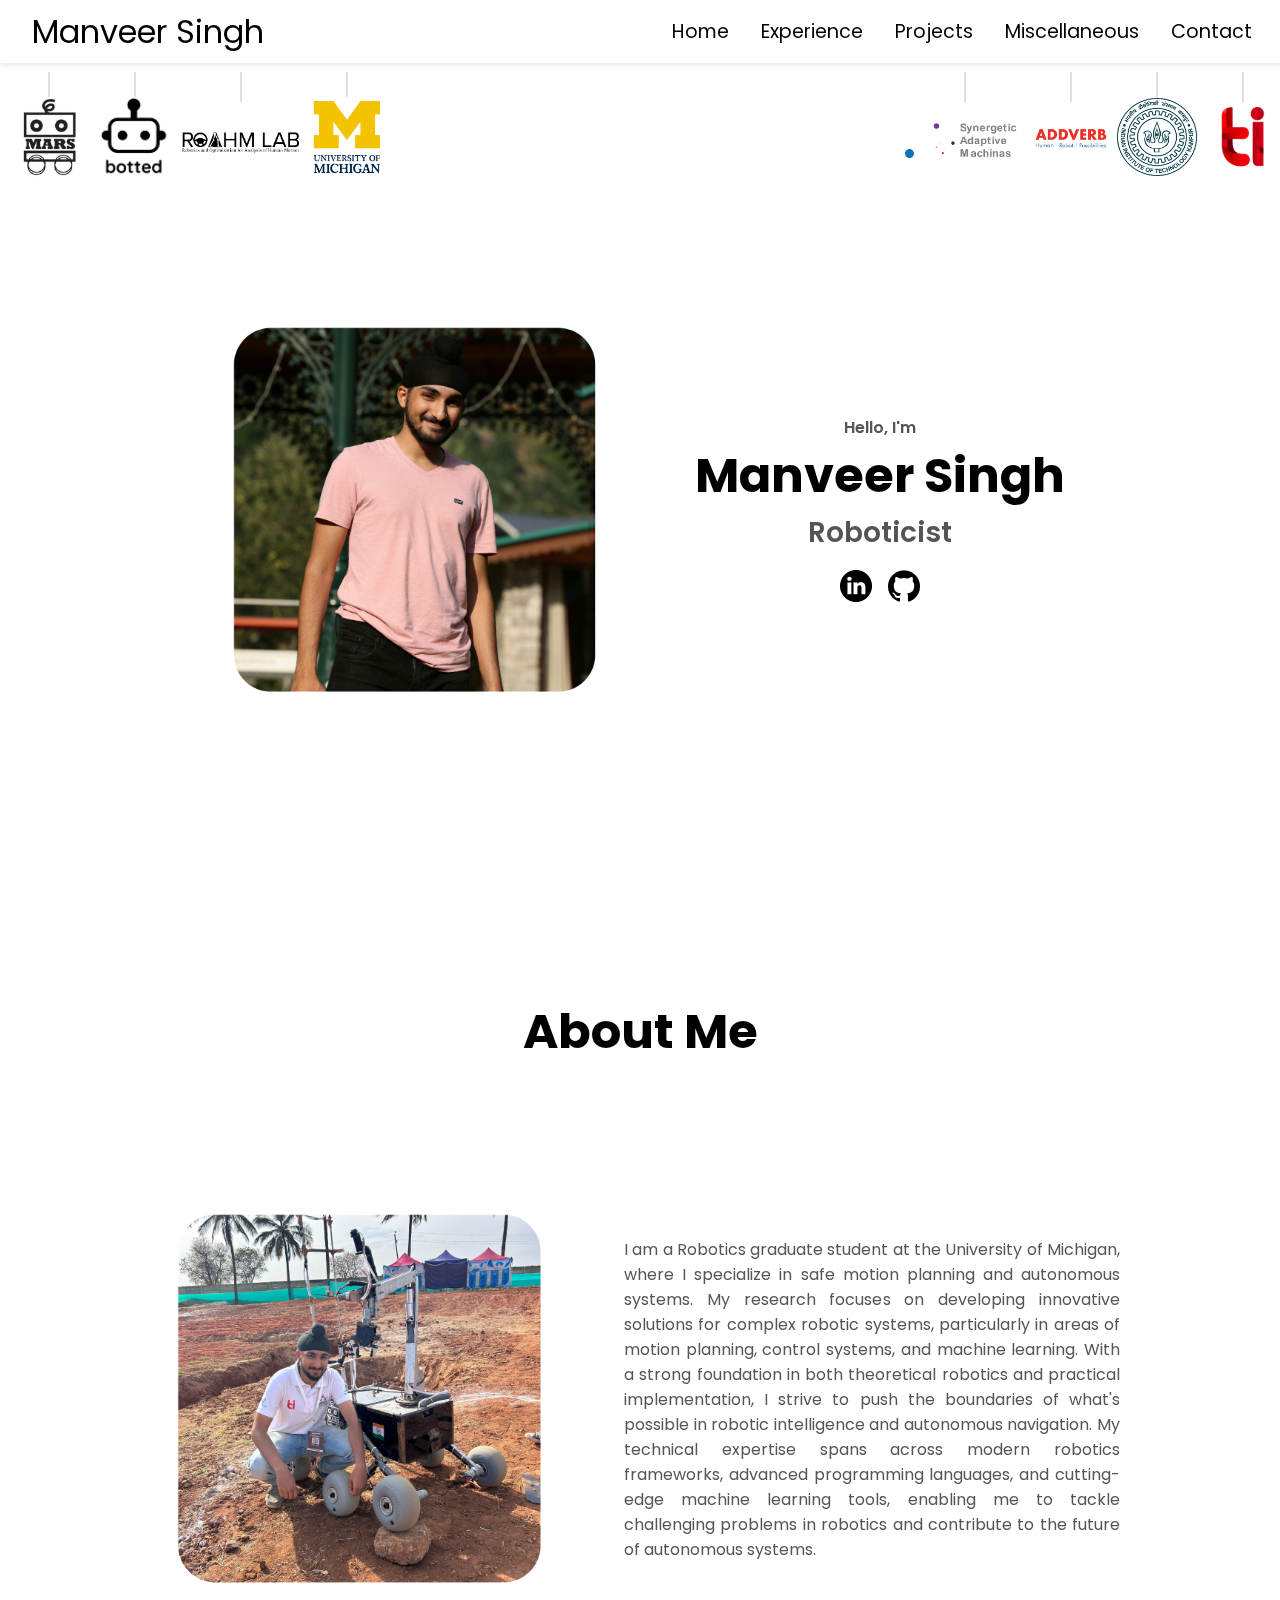
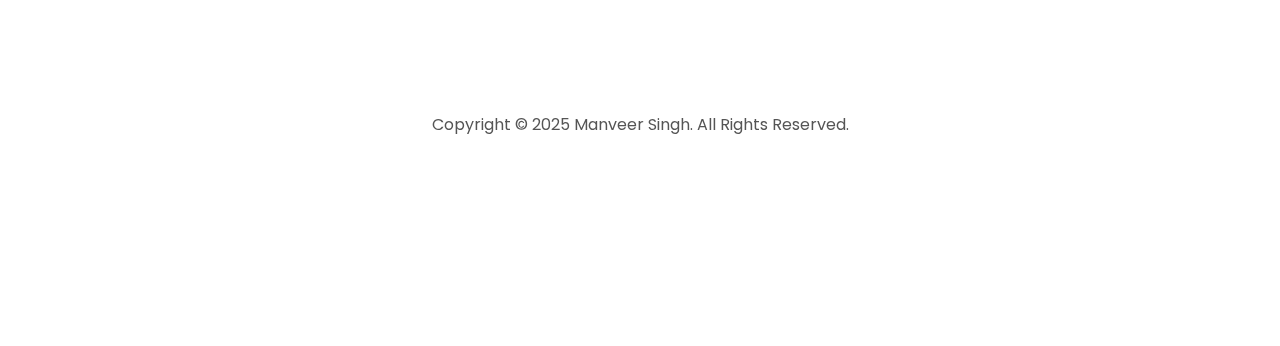
<file: index.html>
<!DOCTYPE html>
<html lang="en">
  <head>
    <meta charset="UTF-8" />
    <meta http-equiv="X-UA-Compatible" content="IE=edge" />
    <meta name="viewport" content="width=device-width, initial-scale=1.0" />
    <title>My Portfolio</title>
    <link rel="stylesheet" href="style.css" />
    <link rel="stylesheet" href="mediaqueries.css" />
  </head>
  <body>
    <nav id="desktop-nav">
      <div class="logo">Manveer Singh</div>
      <div>
        <ul class="nav-links">
          <li><a href="index.html">Home</a></li>
          <li><a href="experience.html">Experience</a></li>
          <li><a href="projects.html">Projects</a></li>
          <li><a href="miscellaneous.html">Miscellaneous</a></li>
          <li><a href="contact.html">Contact</a></li>
        </ul>
      </div>
    </nav>
    <nav id="hamburger-nav">
      <div class="logo">Manveer Singh</div>
      <div class="hamburger-menu">
        <div class="hamburger-icon" onclick="toggleMenu()">
          <span></span>
          <span></span>
          <span></span>
        </div>
        <div class="menu-links">
          <li><a href="index.html" onclick="toggleMenu()">Home</a></li>
          <li><a href="experience.html" onclick="toggleMenu()">Experience</a></li>
          <li><a href="projects.html" onclick="toggleMenu()">Projects</a></li>
          <li><a href="miscellaneous.html" onclick="toggleMenu()">Miscellaneous</a></li>
          <li><a href="contact.html" onclick="toggleMenu()">Contact</a></li>
        </div>
      </div>
    </nav>
    <!-- Replace the hanging-logos section with this -->
<section id="hanging-logos">
  <!-- Left side logos -->
  <div class="logo-container left-logos">
    <div class="logo-string">
      <div class="string"></div>
      <img src="./assets/logo1.jpg" alt="College Logo" class="hanging-logo" />
    </div>
    <div class="logo-string">
      <div class="string"></div>
      <img src="./assets/logo2.png" alt="Company Logo" class="hanging-logo" />
    </div>
    <div class="logo-string">
      <div class="string"></div>
      <img src="./assets/logo3.png" alt="Lab Logo" class="hanging-logo"   style="width: 120px; height: 90px;"
      />
    </div>
    <div class="logo-string">
      <div class="string"></div>
      <img src="./assets/logo4.png" alt="Institution Logo" class="hanging-logo" />
    </div>
  </div>
  
  <!-- Right side logos -->
  <div class="logo-container right-logos">
    <div class="logo-string">
      <div class="string"></div>
      <img src="./assets/logo5.png" alt="College Logo" class="hanging-logo" style="width: 120px; height: 90px;"/>
    </div>
    <div class="logo-string">
      <div class="string"></div>
      <img src="./assets/logo6.jpg" alt="Company Logo" class="hanging-logo" />
    </div>
    <div class="logo-string">
      <div class="string"></div>
      <img src="./assets/logo7.png" alt="Lab Logo" class="hanging-logo" />
    </div>
    <div class="logo-string">
      <div class="string"></div>
      <img src="./assets/logo8.png" alt="Institution Logo" class="hanging-logo" />
    </div>
  </div>
</section>
 
    <section id="profile">
      <div class="section__pic-container">
        <img src="./assets/profile-pic.png" alt="Manveer Singh profile picture" />
      </div>
      <div class="section__text">
        <p class="section__text__p1">Hello, I'm</p>
        <h1 class="title">Manveer Singh</h1>
        <p class="section__text__p2">Roboticist </p>
        <!-- <div class="btn-container">
          <button
            class="btn btn-color-2"
            onclick="window.open('./assets/resume-example.pdf')"
          >
            Download CV
          </button>
          <button class="btn btn-color-1" onclick="location.href='./#contact'">
            Contact Info
          </button>
        </div> -->
        <div id="socials-container">
          <img
            src="./assets/linkedin.png"
            alt="My LinkedIn profile"
            class="icon"
            onclick="location.href='https://www.linkedin.com/in/manveer-singh-586bb421a/'""
          />
          <img
            src="./assets/github.png"
            alt="My Github profile"
            class="icon"
            onclick="location.href='https://github.com/manveersingh29'"
          />
        </div>
      </div>
    </section>
    <section id="about">
      <!--<p class="section__text__p1">Get To Know More</p>-->
      <h1 class="title">About Me</h1>
      <div class="section-container">
        <div class="section__pic-container">
          <img
            src="./assets/profile-pic-2.png"
            alt="Profile picture"
            class="about-pic"
          />
        </div>
        <div class="about-details-container">
          <!--<div class="about-containers">
            <div class="details-container">
              <img
                src="./assets/experience.png"
                alt="Experience icon"
                class="icon"
              />
              <h3>Experience</h3>
              <p>2+ years <br />Frontend Development</p>
            </div>
            <div class="details-container">
              <img
                src="./assets/education.png"
                alt="Education icon"
                class="icon"
              />
              <h3>Education</h3>
              <p>B.Sc. Bachelors Degree<br />M.Sc. Masters Degree</p>
            </div>
          </div>-->
          <div class="text-container">
            <p>
              I am a Robotics graduate student at the University of Michigan, where I specialize in safe motion planning and autonomous systems.
              My research focuses on developing innovative solutions for complex robotic systems, particularly in areas of motion planning, control systems, 
              and machine learning. With a strong foundation in both theoretical robotics and practical implementation, I strive to push the boundaries of what's possible in robotic 
              intelligence and autonomous navigation. My technical expertise spans across modern robotics frameworks, advanced programming languages, and cutting-edge machine learning tools,
               enabling me to tackle challenging problems in robotics and contribute to the future of autonomous systems.
            </p>
          </div>
        </div>
      </div>
      <!-- <img
        src="./assets/arrow.png"
        alt="Arrow icon"
        class="icon arrow"
        onclick="location.href='./#experience'"
      /> -->
    </section>
    <!-- <section id="contact">
      <p class="section__text__p1">Get in Touch</p>
      <h1 class="title">Contact Me</h1>
      <div class="contact-info-upper-container">
        <div class="contact-info-container">
          <img
            src="./assets/email.png"
            alt="Email icon"
            class="icon contact-icon email-icon"
          />
          <p><a href="mailto:examplemail@gmail.com">Example@gmail.com</a></p>
        </div>
        <div class="contact-info-container">
          <img
            src="./assets/linkedin.png"
            alt="LinkedIn icon"
            class="icon contact-icon"
          />
          <p><a href="https://www.linkedin.com">LinkedIn</a></p>
        </div>
      </div>
    </section> -->
 
    
    <footer>
      <p>Copyright &#169; 2025 Manveer Singh. All Rights Reserved.</p>
    </footer>
    <script src="script.js"></script>
  </body>
</html>
</file>
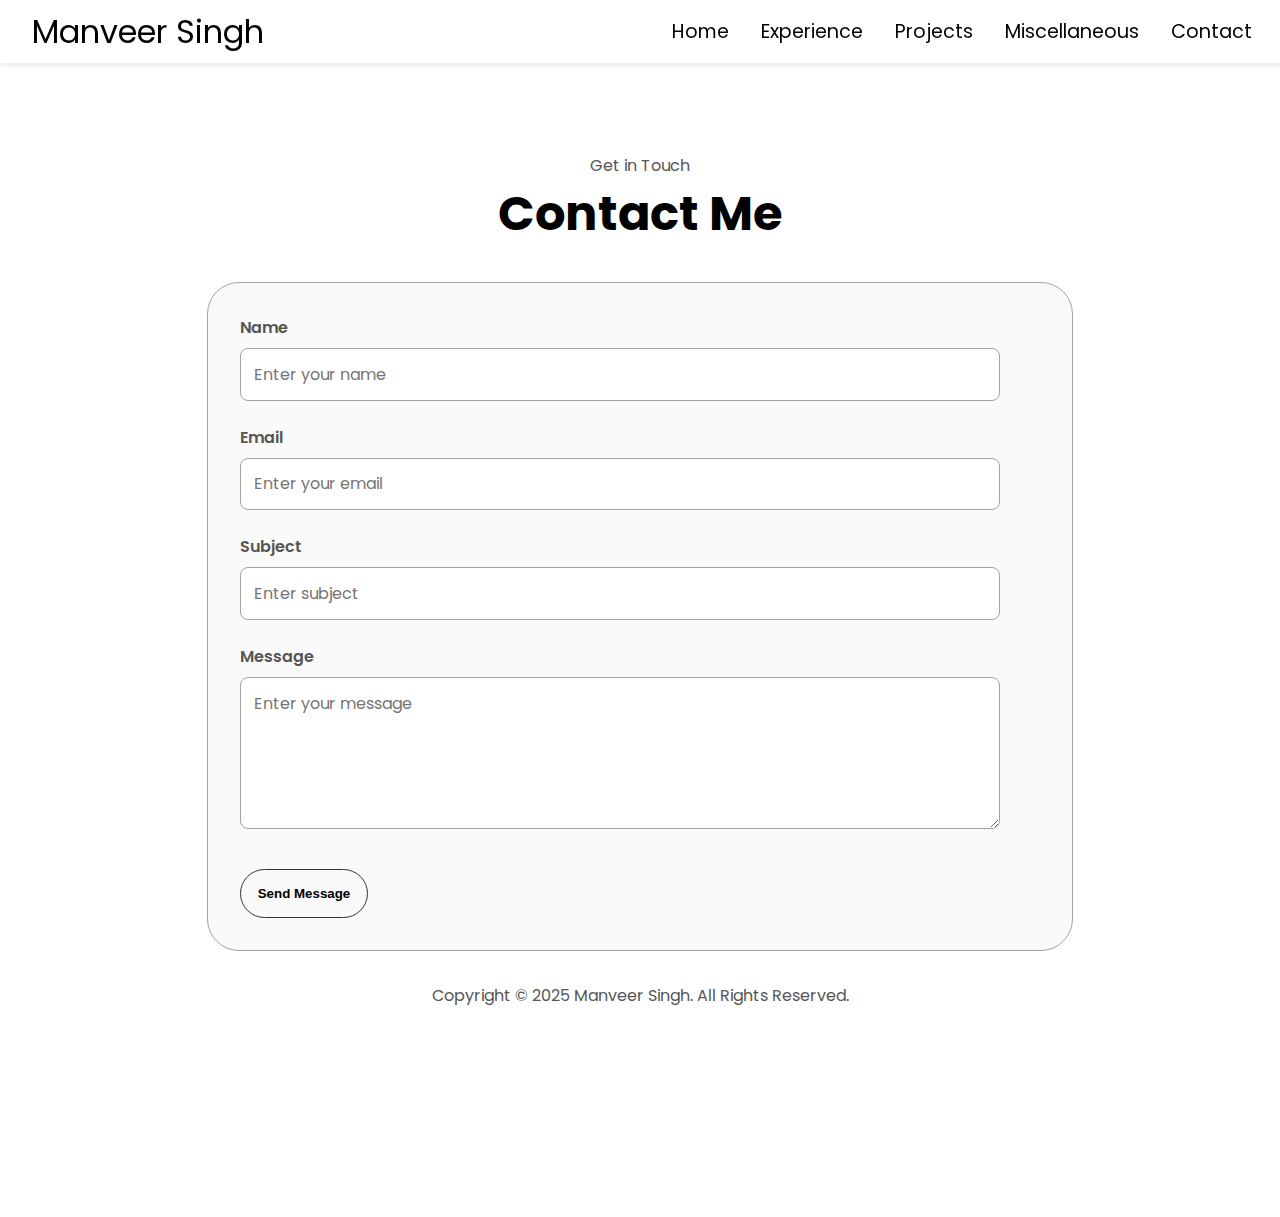
<file: contact.html>
<!DOCTYPE html>
<html lang="en">
  <head>
    <meta charset="UTF-8" />
    <meta http-equiv="X-UA-Compatible" content="IE=edge" />
    <meta name="viewport" content="width=device-width, initial-scale=1.0" />
    <title>Contact - Manveer Singh</title>
    <link rel="stylesheet" href="style.css" />
    <link rel="stylesheet" href="mediaqueries.css" />
  </head>
  <body>
    <nav id="desktop-nav">
      <div class="logo">Manveer Singh</div>
      <div>
        <ul class="nav-links">
          <li><a href="index.html">Home</a></li>
          <li><a href="experience.html">Experience</a></li>
          <li><a href="projects.html">Projects</a></li>
          <li><a href="miscellaneous.html">Miscellaneous</a></li>
          <li><a href="contact.html">Contact</a></li>
        </ul>
      </div>
    </nav>
    <nav id="hamburger-nav">
      <div class="logo">Manveer Singh</div>
      <div class="hamburger-menu">
        <div class="hamburger-icon" onclick="toggleMenu()">
          <span></span>
          <span></span>
          <span></span>
        </div>
        <div class="menu-links">
          <li><a href="index.html" onclick="toggleMenu()">Home</a></li>
          <li><a href="experience.html" onclick="toggleMenu()">Experience</a></li>
          <li><a href="projects.html" onclick="toggleMenu()">Projects</a></li>
          <li><a href="miscellaneous.html" onclick="toggleMenu()">Projects</a></li>
          <li><a href="contact.html" onclick="toggleMenu()">Contact</a></li>
        </div>
      </div>
    </nav>

    <section id="contact">
      <p class="section__text__p1">Get in Touch</p>
      <h1 class="title">Contact Me</h1>

      <div class="contact-form-container">
        <form action="https://formspree.io/f/xnnjpwdz" method="POST" class="contact-form">
          <div class="form-group">
            <label for="name">Name</label>
            <input 
              type="text" 
              id="name" 
              name="name" 
              required 
              placeholder="Enter your name"
            />
          </div>
          
          <div class="form-group">
            <label for="email">Email</label>
            <input 
              type="email" 
              id="email" 
              name="email" 
              required 
              placeholder="Enter your email"
            />
          </div>
          
          <div class="form-group">
            <label for="subject">Subject</label>
            <input 
              type="text" 
              id="subject" 
              name="subject" 
              required 
              placeholder="Enter subject"
            />
          </div>
          
          <div class="form-group">
            <label for="message">Message</label>
            <textarea 
              id="message" 
              name="message" 
              required 
              placeholder="Enter your message"
              rows="5"
            ></textarea>
          </div>
          
          <button type="submit" class="btn btn-color-2">
            Send Message
          </button>
        </form>
      </div>
    </section>

    <footer>
      <p>Copyright &#169; 2025 Manveer Singh. All Rights Reserved.</p>
    </footer>

    <script src="script.js"></script>
  </body>
</html>
</file>
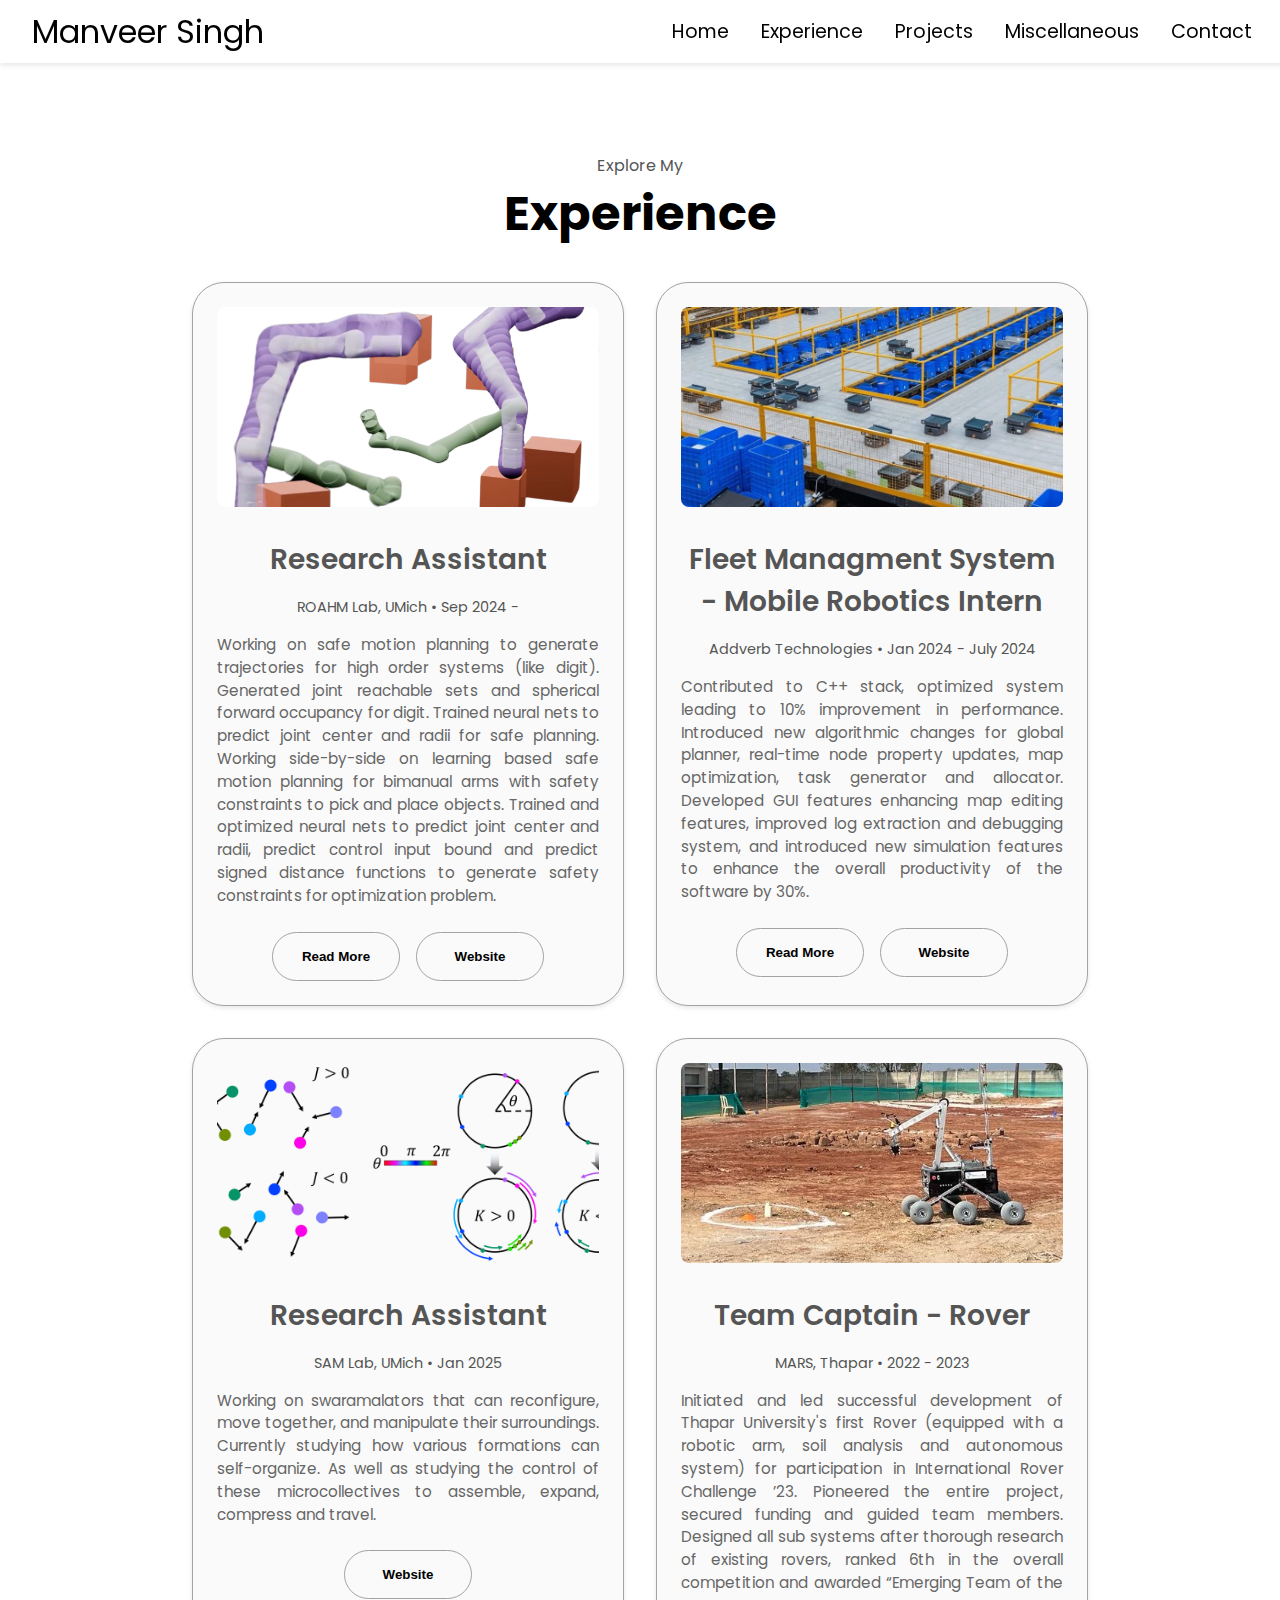
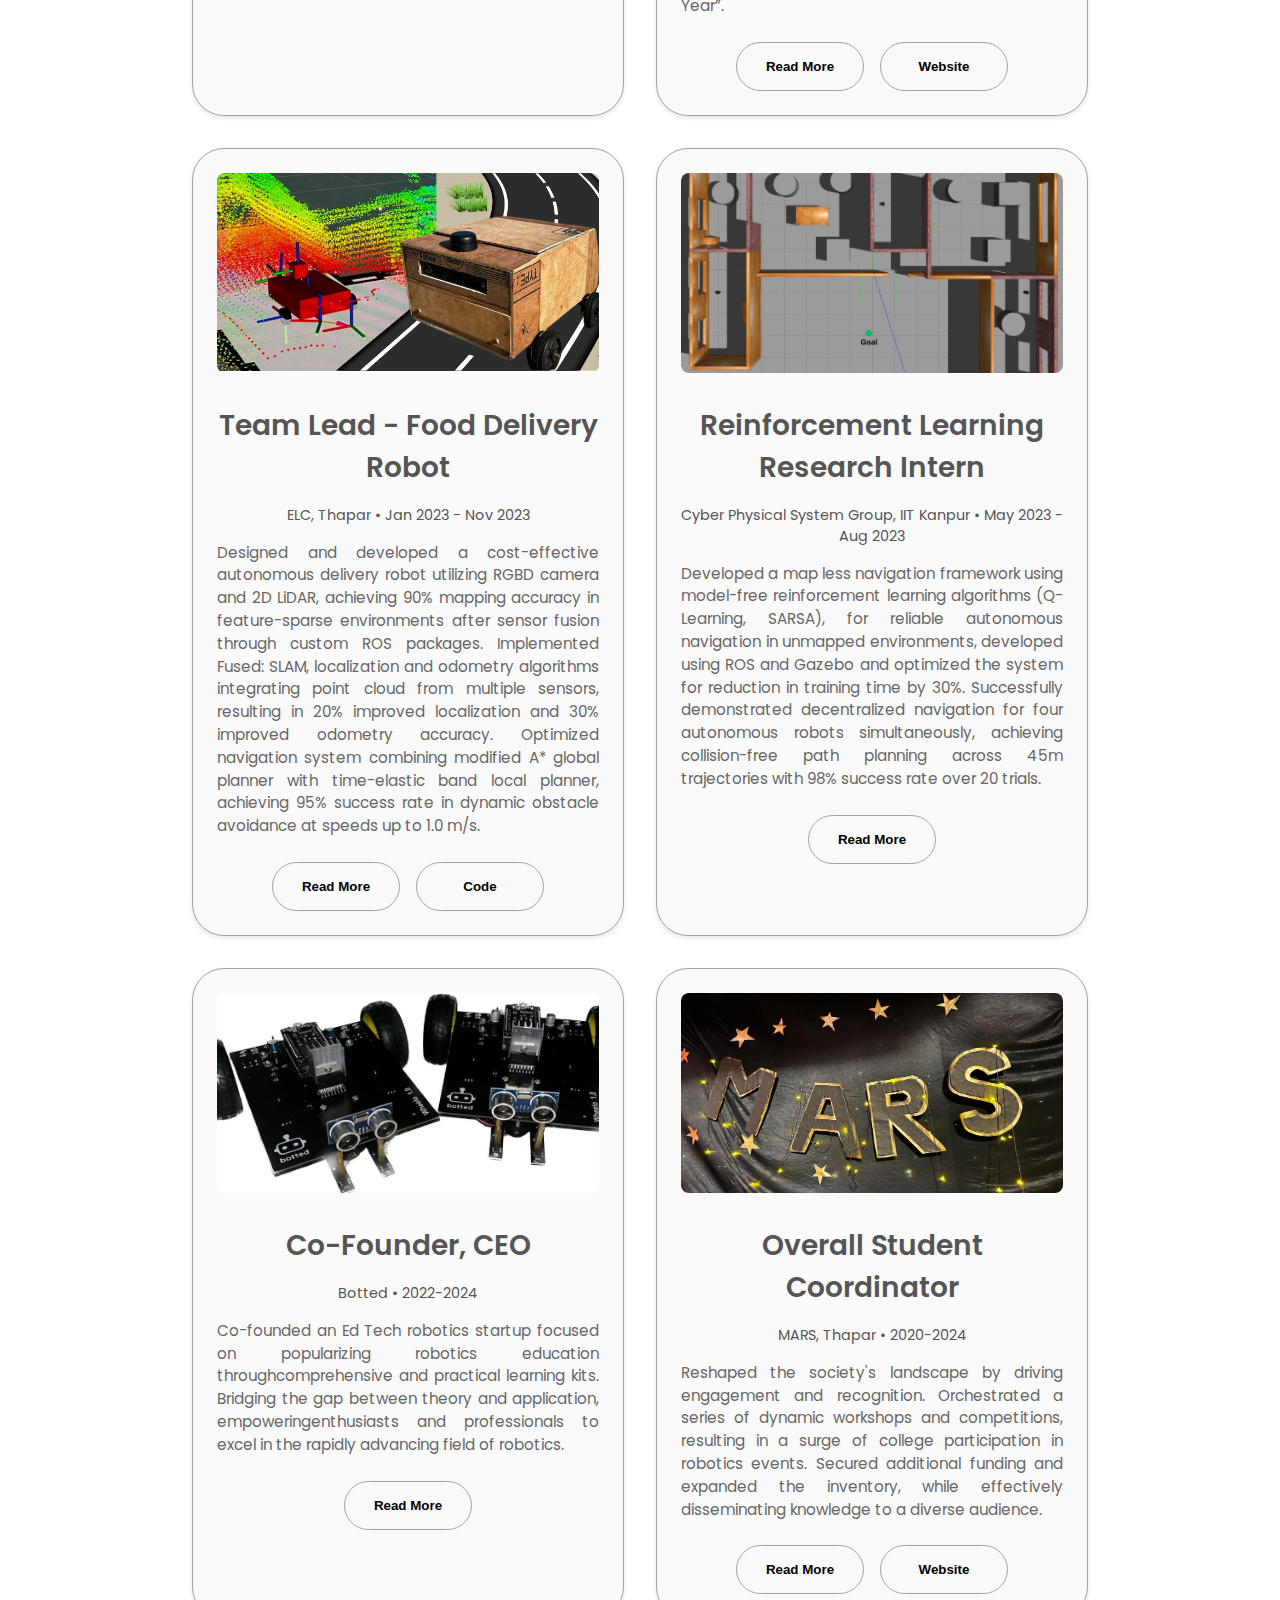
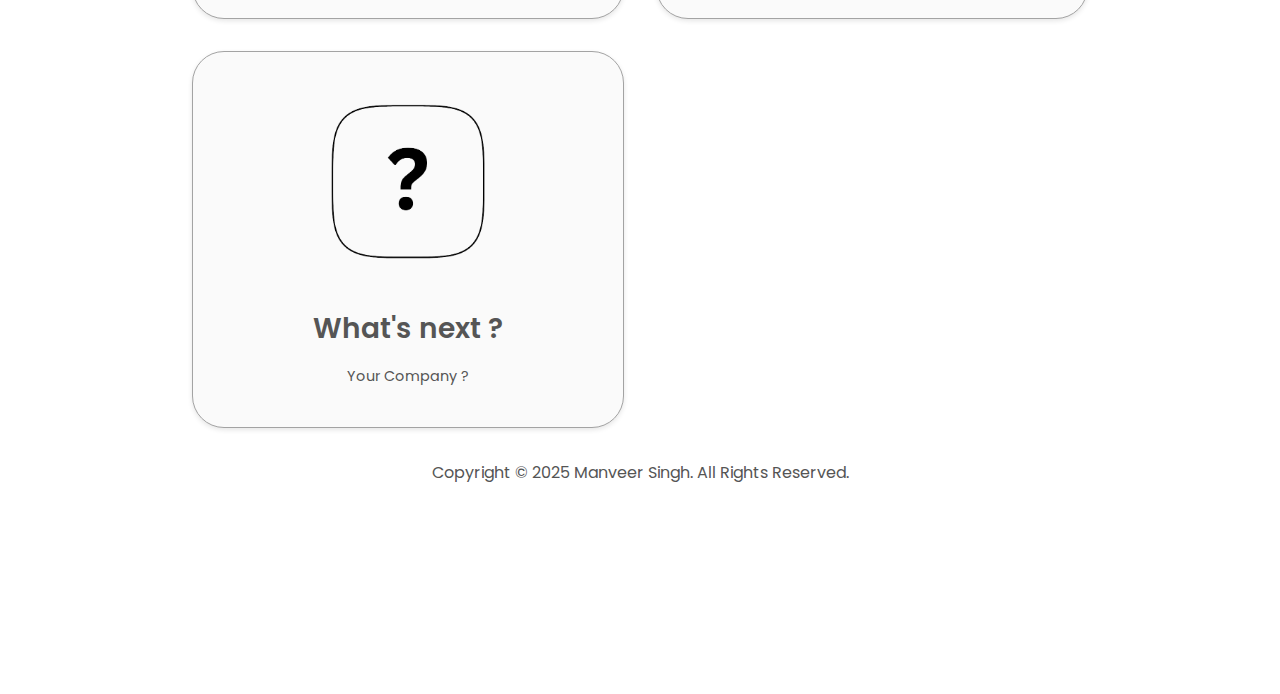
<file: experience.html>
<!DOCTYPE html>
<html lang="en">
  <head>
    <meta charset="UTF-8" />
    <meta http-equiv="X-UA-Compatible" content="IE=edge" />
    <meta name="viewport" content="width=device-width, initial-scale=1.0" />
    <title>Experience - Manveer Singh</title>
    <link rel="stylesheet" href="style.css" />
    <link rel="stylesheet" href="mediaqueries.css" />
  </head>
  <body>
    <nav id="desktop-nav">
      <div class="logo">Manveer Singh</div>
      <div>
        <ul class="nav-links">
          <li><a href="index.html">Home</a></li>
          <li><a href="experience.html">Experience</a></li>
          <li><a href="projects.html">Projects</a></li>
          <li><a href="miscellaneous.html">Miscellaneous</a></li>
          <li><a href="contact.html">Contact</a></li>
        </ul>
      </div>
    </nav>
    <nav id="hamburger-nav">
      <div class="logo">Manveer Singh</div>
      <div class="hamburger-menu">
        <div class="hamburger-icon" onclick="toggleMenu()">
          <span></span>
          <span></span>
          <span></span>
        </div>
        <div class="menu-links">
          <li><a href="index.html" onclick="toggleMenu()">Home</a></li>
          <li><a href="experience.html" onclick="toggleMenu()">Experience</a></li>
          <li><a href="projects.html" onclick="toggleMenu()">Projects</a></li>
          <li><a href="miscellaneous.html" onclick="toggleMenu()">Projects</a></li>
          <li><a href="contact.html" onclick="toggleMenu()">Contact</a></li>
        </div>
      </div>
    </nav>

    <section id="experience">
      <p class="section__text__p1">Explore My</p>
      <h1 class="title">Experience</h1>
      <div class="experience-details-container">
        <div class="about-containers">
          <!-- Experience 1 -->
          <div class="details-container color-container">
            <div class="article-container">
              <img src="./assets/experience1.png" alt="Experience 1" class="project-img"/>
            </div>
            <h2 class="experience-sub-title">Research Assistant</h2>
            <p class="experience-details">ROAHM Lab, UMich • Sep 2024 - </p>
            <p class="experience-description">Working on safe motion planning to generate trajectories for high order systems (like digit). Generated joint reachable sets and spherical forward occupancy for digit. Trained neural nets to predict joint center and radii for safe planning. Working side-by-side on learning based safe motion planning for bimanual arms with safety constraints to pick and place objects. Trained and optimized neural nets to predict joint center and radii, predict control input bound and predict signed distance functions to generate safety constraints for optimization problem.
            </p>
            <div class="btn-container">
              <button class="btn btn-color-2 project-btn" onclick="showProjectDetails('experience1')">
                Read More
              </button>
              <button class="btn btn-color-2 project-btn" onclick="window.open('https://www.roahmlab.com/')">
                Website
              </button>
            </div>
          </div>
    
          <!-- Experience 2 (Already correct) -->
          <div class="details-container color-container">
            <div class="article-container">
              <img src="./assets/experience2.jpg" alt="Experience 2" class="project-img"/>
            </div>
            <h2 class="experience-sub-title">Fleet Managment System - Mobile Robotics Intern</h2>
            <p class="experience-details">Addverb Technologies • Jan 2024 - July 2024</p>
            <p class="experience-description">Contributed to C++ stack, optimized system leading to 10% improvement in performance. Introduced new algorithmic changes for global planner, real-time node property updates, map optimization, task generator and allocator. Developed GUI features enhancing map editing features, improved log extraction and debugging system, and introduced new simulation features to enhance the overall productivity of the software by 30%.</p>
            <div class="btn-container">
              <button class="btn btn-color-2 project-btn" onclick="showProjectDetails('experience2')">
                Read More
              </button>
              <button class="btn btn-color-2 project-btn" onclick="window.open('https://addverb.com/')">
                Website
              </button>
            </div>
          </div>
    
          <!-- Experience 3 -->
          <div class="details-container color-container">
            <div class="article-container">
              <img src="./assets/experience3.png" alt="Experience 3" class="project-img"/>
            </div>
            <h2 class="experience-sub-title">Research Assistant</h2>
            <p class="experience-details">SAM Lab, UMich • Jan 2025</p>
            <p class="experience-description">Working on swaramalators that can reconfigure, move together, and manipulate their surroundings. Currently studying how various formations can self-organize. As well as studying the control of these microcollectives to assemble, expand, compress and travel.</p>
            <div class="btn-container">
              <!-- <button class="btn btn-color-2 project-btn" onclick="showProjectDetails('experience3')">
                Read More
              </button> -->
              <button class="btn btn-color-2 project-btn" onclick="window.open('https://samlab.robotics.umich.edu/')">
                Website
              </button>
            </div>
          </div>
    
          <!-- Experience 4 -->
          <div class="details-container color-container">
            <div class="article-container">
              <img src="./assets/experience4.jpg" alt="Experience 4" class="project-img"/>
            </div>
            <h2 class="experience-sub-title">Team Captain - Rover</h2>
            <p class="experience-details">MARS, Thapar • 2022 - 2023</p>
            <p class="experience-description">Initiated and led successful development of Thapar University's first Rover (equipped with a robotic arm, soil analysis and autonomous system) for participation in International Rover Challenge ’23. 
              Pioneered the entire project, secured funding and guided team members. Designed all sub systems after thorough research of existing rovers, ranked 6th in the overall competition and awarded “Emerging Team of the Year”.</p>
            <div class="btn-container">
              <button class="btn btn-color-2 project-btn" onclick="showProjectDetails('experience4')">
                Read More
              </button>
              <button class="btn btn-color-2 project-btn" onclick="window.open('https://marstiet.com/')">
                Website
              </button>
            </div>
          </div>
    
          <!-- Experience 5 -->
          <div class="details-container color-container">
            <div class="article-container">
              <img src="./assets/experience5.png" alt="Experience 5" class="project-img"/>
            </div>
            <h2 class="experience-sub-title">Team Lead - Food Delivery Robot</h2>
            <p class="experience-details">ELC, Thapar • Jan 2023 - Nov 2023</p>
            <p class="experience-description">Designed and developed a cost-effective autonomous delivery robot utilizing RGBD camera and 2D LiDAR, achieving 90% mapping accuracy in feature-sparse environments after sensor fusion through custom ROS packages.
              Implemented Fused: SLAM, localization and odometry algorithms integrating point cloud from multiple sensors, resulting in 20% improved localization and 30% improved odometry accuracy.
              Optimized navigation system combining modified A* global planner with time-elastic band local planner, achieving 95% success rate in dynamic obstacle avoidance at speeds up to 1.0 m/s.</p>
            <div class="btn-container">
              <button class="btn btn-color-2 project-btn" onclick="showProjectDetails('experience5')">
                Read More
              </button>
              <button class="btn btn-color-2 project-btn" onclick="window.open('https://github.com/manveersingh29/bibot')">
                Code
              </button>
            </div>
          </div>
    
          <!-- Experience 6 -->
          <div class="details-container color-container">
            <div class="article-container">
              <img src="./assets/experience6.png" alt="Experience 6" class="project-img"/>
            </div>
            <h2 class="experience-sub-title">Reinforcement Learning Research Intern</h2>
            <p class="experience-details">Cyber Physical System Group, IIT Kanpur • May 2023 - Aug 2023</p>
            <p class="experience-description">Developed a map less navigation framework using model-free reinforcement learning algorithms (Q-Learning, SARSA), for reliable autonomous navigation in unmapped environments, developed using ROS and Gazebo and optimized the system for reduction in training time by 30%.
              Successfully demonstrated decentralized navigation for four autonomous robots simultaneously, achieving collision-free path planning across 45m trajectories with 98% success rate over 20 trials.</p>
            <div class="btn-container">
              <button class="btn btn-color-2 project-btn" onclick="showProjectDetails('experience6')">
                Read More
              </button>
              <!-- <button class="btn btn-color-2 project-btn" onclick="window.open('https://company.com')">
                Code
              </button> -->
            </div>
          </div>
    
          <!-- Experience 7 -->
          <div class="details-container color-container">
            <div class="article-container">
              <img src="./assets/experience7.jpg" alt="Experience 7" class="project-img"/>
            </div>
            <h2 class="experience-sub-title">Co-Founder, CEO</h2>
            <p class="experience-details">Botted • 2022-2024</p>
            <p class="experience-description">Co-founded an Ed Tech robotics startup focused on popularizing robotics education throughcomprehensive and practical learning kits. Bridging the gap between theory and application, empoweringenthusiasts and professionals to excel in the rapidly advancing field of robotics.</p>
            <div class="btn-container">
              <button class="btn btn-color-2 project-btn" onclick="showProjectDetails('experience7')">
                Read More
              </button>
              <!-- <button class="btn btn-color-2 project-btn" onclick="window.open('https://company.com')">
                Company
              </button> -->
            </div>
          </div>
    
          <!-- Experience 8 -->
          <div class="details-container color-container">
            <div class="article-container">
              <img src="./assets/osc2.jpeg" alt="Experience 8" class="project-img"/>
            </div>
            <h2 class="experience-sub-title">Overall Student Coordinator</h2>
            <p class="experience-details">MARS, Thapar • 2020-2024</p>
            <p class="experience-description">Reshaped the society's landscape by driving engagement and recognition. Orchestrated a series of dynamic workshops and competitions, resulting in a surge of college participation in robotics events. Secured additional funding and expanded the inventory, while effectively disseminating knowledge to a diverse audience.</p>
            <div class="btn-container">
              <button class="btn btn-color-2 project-btn" onclick="showProjectDetails('experience8')">
                Read More
              </button>
              <button class="btn btn-color-2 project-btn" onclick="window.open('https://marstiet.com/')">
                Website
              </button>
            </div>
          </div>

          <!-- Experience 9 -->
          <div class="details-container color-container">
            <div class="article-container">
              <img src="./assets/experience9.png" alt="Experience 9" class="project-img"/>
            </div>
            <h2 class="experience-sub-title">What's next ?</h2>
            <p class="experience-details">Your Company ? </p>
            <!-- <p class="experience-description">Description of your role and achievements</p> -->
            <!-- <div class="btn-container">
              <button class="btn btn-color-2 project-btn" onclick="showProjectDetails('project8')">
                Read More
              </button>
              <button class="btn btn-color-2 project-btn" onclick="window.open('https://company.com')">
                Company
              </button>
            </div> -->
          </div>
        </div>
      </div>
    </section>    

    <!-- Add this modal structure after your section but before the footer -->
<div id="modal" class="modal">
  <div class="modal-content">
    <div class="modal-header">
      <h2 id="modal-title"></h2>
      <span class="close">&times;</span>
    </div>
    <div class="modal-body">
      <div class="project-gallery">
        <img id="modal-image-1" class="detail-img" alt="Detail 1"/>
        <img id="modal-image-2" class="detail-img" alt="Detail 2"/>
      </div>
      <div class="project-content">
        <h3>Detailed Description</h3>
        <p id="modal-description"></p>
        <div class="document-links">
          <button class="btn btn-color-2" onclick="window.open('report.pdf')">
            View Report
          </button>
          <button class="btn btn-color-2" onclick="window.open('certificate')">
            Download Report
          </button>
          <button class="btn btn-color-2" onclick="window.open('codeRepo')">
            Code
          </button>
        </div>
      </div>
    </div>
  </div>
</div>


    <footer>
      <p>Copyright &#169; 2025 Manveer Singh. All Rights Reserved.</p>
    </footer>

    <script src="script.js"></script>
    <script>
      function toggleDetails(projectId) {
        const details = document.getElementById(projectId);
        details.classList.toggle('active');
      }
    </script>
  </body>
</html>
</file>
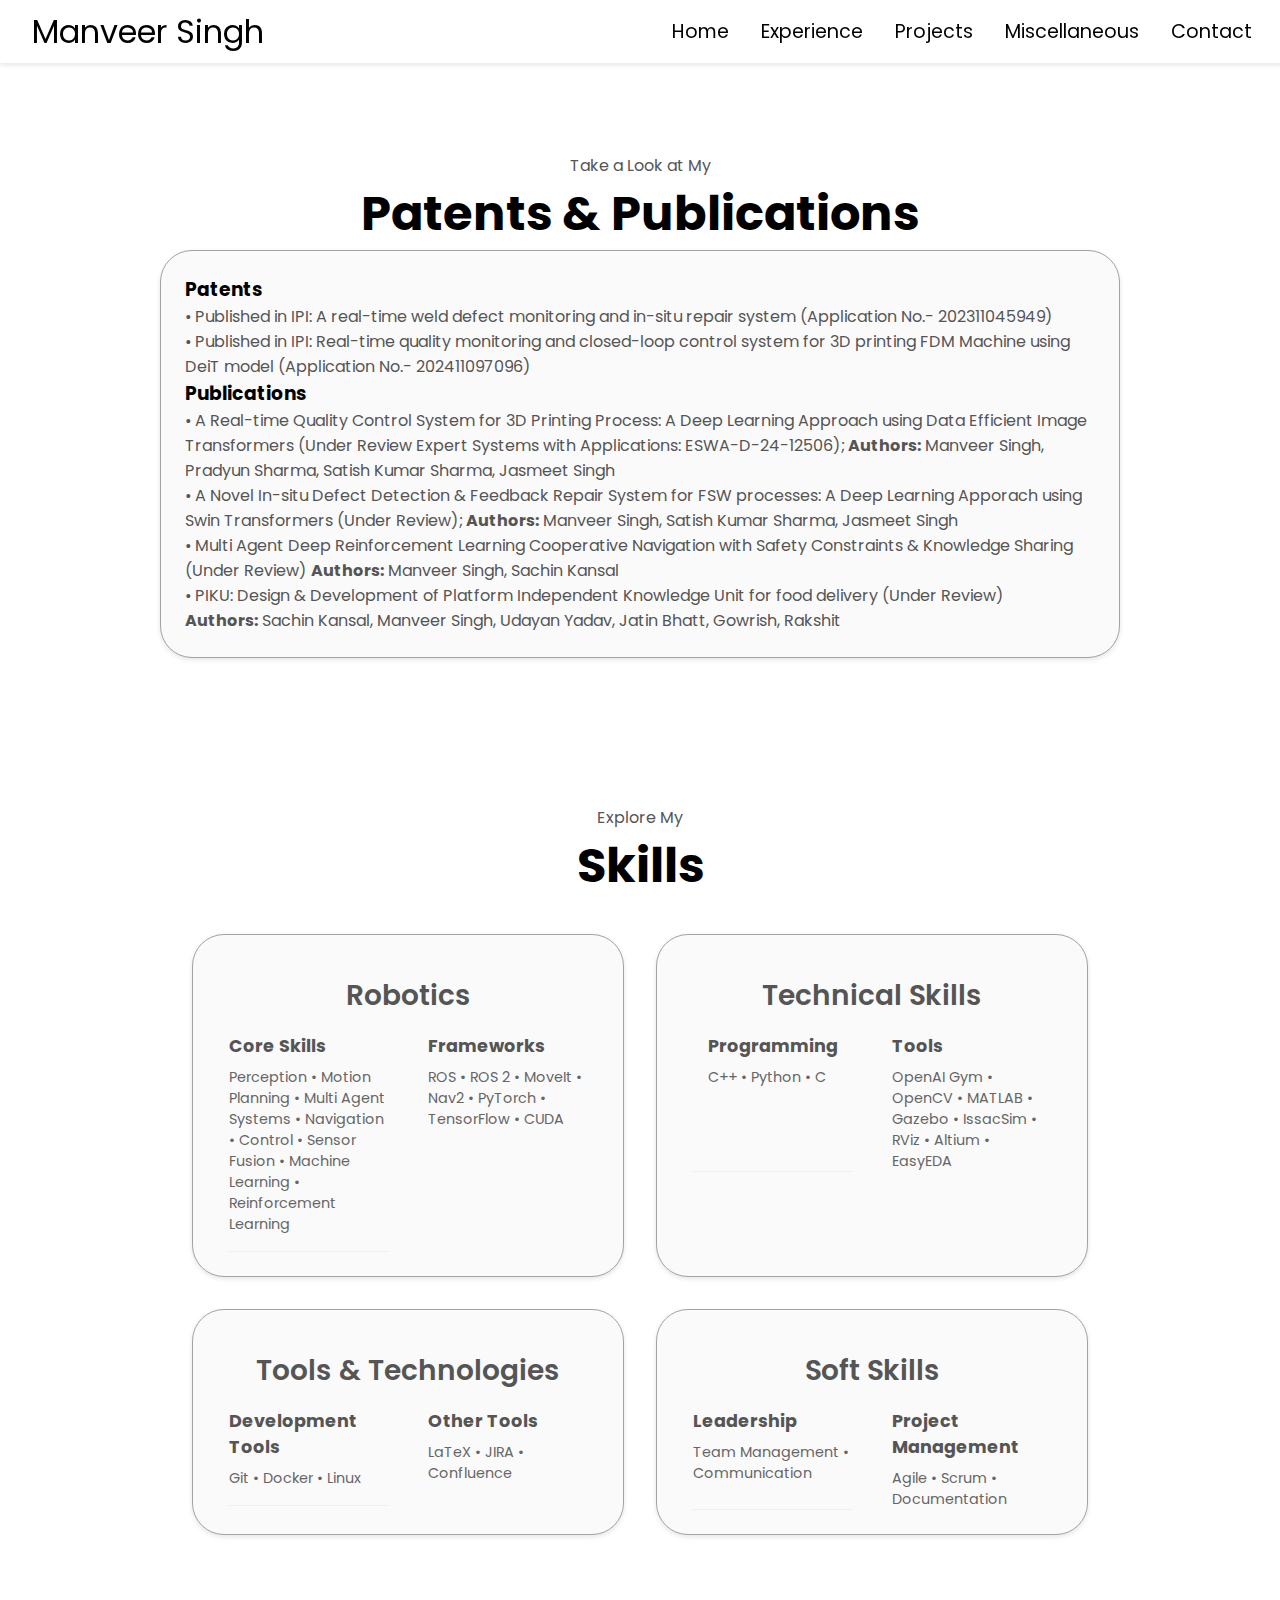
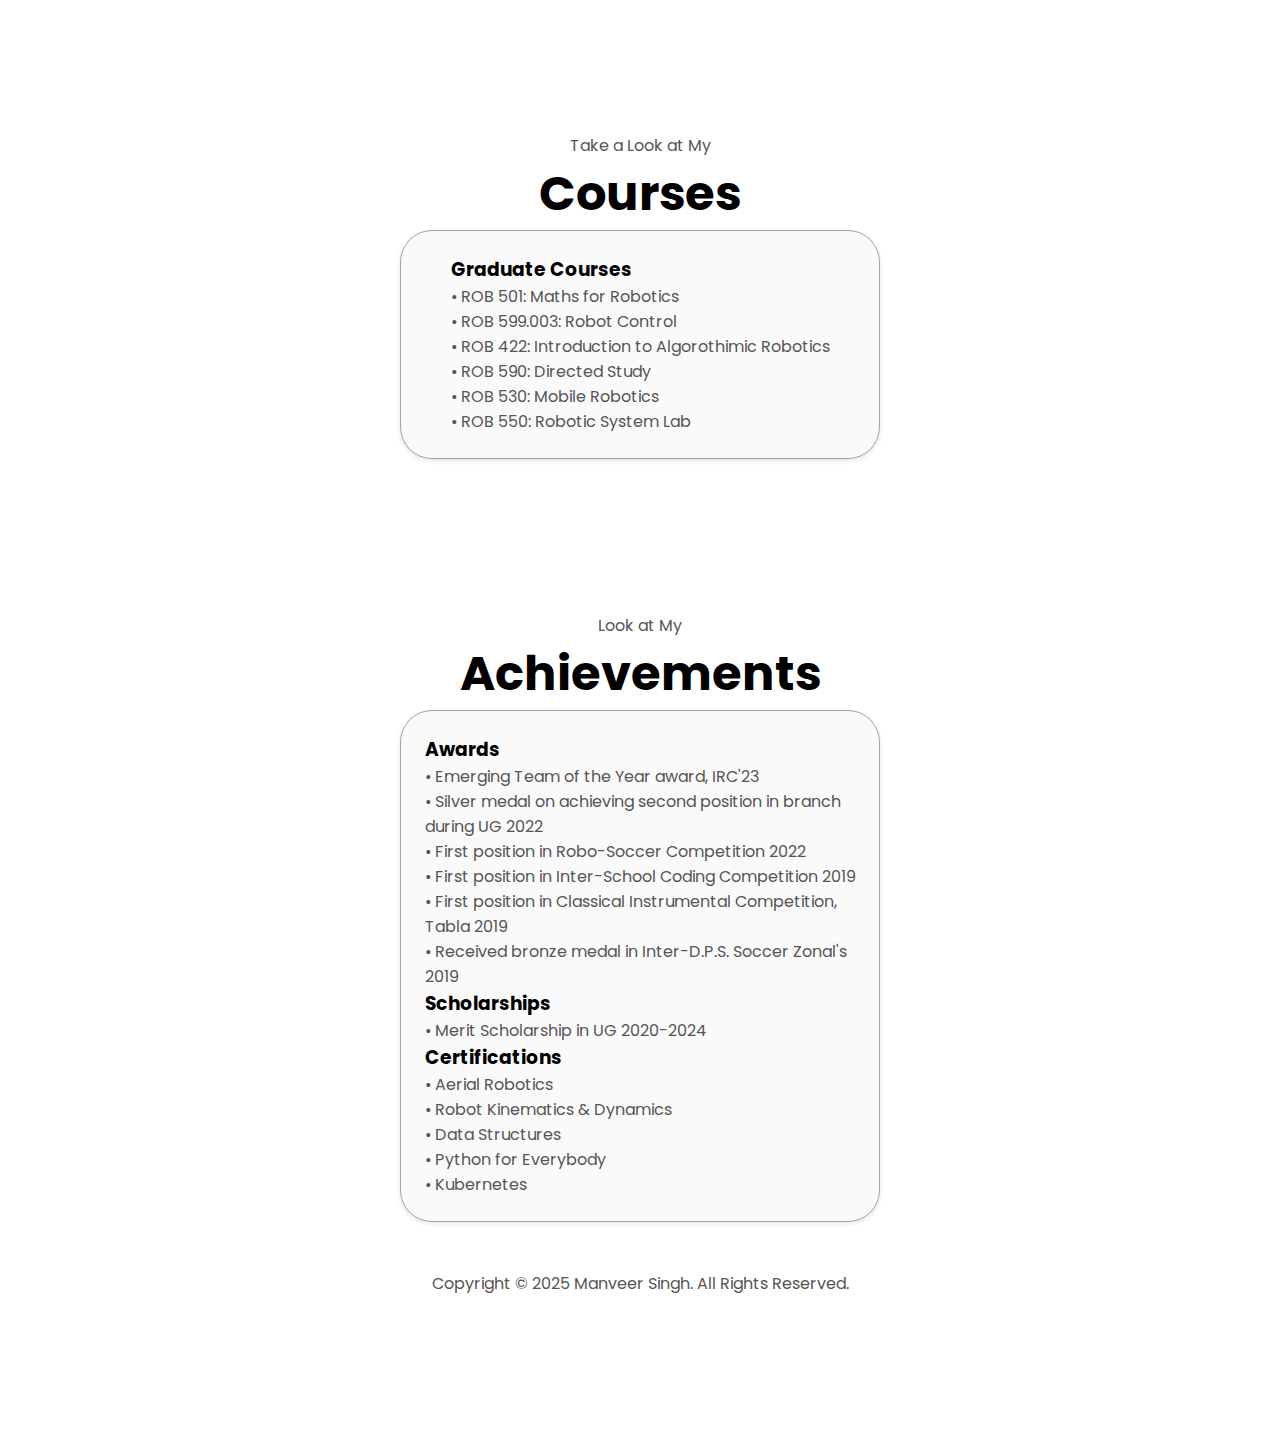
<file: miscellaneous.html>
<!DOCTYPE html>
<html lang="en">
  <head>
    <meta charset="UTF-8" />
    <meta http-equiv="X-UA-Compatible" content="IE=edge" />
    <meta name="viewport" content="width=device-width, initial-scale=1.0" />
    <title>Miscellaneous - Manveer Singh</title>
    <link rel="stylesheet" href="style.css" />
    <link rel="stylesheet" href="mediaqueries.css" />
  </head>
  <body>
    <nav id="desktop-nav">
      <div class="logo">Manveer Singh</div>
      <div>
        <ul class="nav-links">
          <li><a href="index.html">Home</a></li>
          <li><a href="experience.html">Experience</a></li>
          <li><a href="projects.html">Projects</a></li>
          <li><a href="miscellaneous.html">Miscellaneous</a></li>
          <li><a href="contact.html">Contact</a></li>
        </ul>
      </div>
    </nav>
    <nav id="hamburger-nav">
      <div class="logo">Manveer Singh</div>
      <div class="hamburger-menu">
        <div class="hamburger-icon" onclick="toggleMenu()">
          <span></span>
          <span></span>
          <span></span>
        </div>
        <div class="menu-links">
          <li><a href="index.html" onclick="toggleMenu()">Home</a></li>
          <li><a href="experience.html" onclick="toggleMenu()">Experience</a></li>
          <li><a href="projects.html" onclick="toggleMenu()">Projects</a></li>
          <li><a href="miscellaneous.html" onclick="toggleMenu()">Projects</a></li>
          <li><a href="contact.html" onclick="toggleMenu()">Contact</a></li>
        </div>
      </div>
    </nav>

    <section id="patent">
        <p class="section__text__p1">Take a Look at My</p>
        <h1 class="title">Patents & Publications</h1>
        <div class="details-container color-container">
          <div class="article-container">
            <div class="course-content">
              <h3>Patents</h3>
              <p>• Published in IPI: A real-time weld defect monitoring and in-situ repair system (Application No.- 202311045949)</p>
              <p>• Published in IPI: Real-time quality monitoring and closed-loop control system for 3D printing FDM Machine using DeiT model (Application No.- 202411097096)</p>
              <h3>Publications</h3>
              <p>• A Real-time Quality Control System for 3D Printing Process: A Deep Learning Approach using Data Efficient Image Transformers (Under Review Expert Systems with Applications: ESWA-D-24-12506); <b>Authors:</b> Manveer Singh, Pradyun Sharma, Satish Kumar Sharma, Jasmeet Singh</p>
              <p>• A Novel In-situ Defect Detection & Feedback Repair System for FSW processes: A Deep Learning Apporach using Swin Transformers (Under Review); <b>Authors:</b> Manveer Singh, Satish Kumar Sharma, Jasmeet Singh</p>
              <p>• Multi Agent Deep Reinforcement Learning Cooperative Navigation with Safety Constraints & Knowledge Sharing (Under Review) <b>Authors:</b> Manveer Singh, Sachin Kansal</p>
              <p>• PIKU: Design & Development of Platform Independent Knowledge Unit for food delivery (Under Review)</p>
             <p><b>Authors:</b> Sachin Kansal, Manveer Singh, Udayan Yadav, Jatin Bhatt, Gowrish, Rakshit</p>
            </div>
          </div>
        </div>
      </section>

    <section id="skills">
        <p class="section__text__p1">Explore My</p>
        <h1 class="title">Skills</h1>
        <div class="experience-details-container">
          <div class="about-containers">
            <!-- Technical Skills -->
            <div class="details-container color-container">
              <h2 class="experience-sub-title">Robotics</h2>
              <div class="article-container">
                <article>
                  <div>
                    <h3>Core Skills</h3>
                    <p>Perception • Motion Planning • Multi Agent Systems • Navigation • Control • Sensor Fusion • Machine Learning •
                        Reinforcement Learning
                    </p>
                  </div>
                </article>
                <article>
                  <div>
                    <h3>Frameworks</h3>
                    <p>ROS • ROS 2 • MoveIt • Nav2 • PyTorch • TensorFlow • CUDA</p>
                  </div>
                </article>
              </div>
            </div>
  
            <!-- Robotics Skills -->
            <div class="details-container color-container">
              <h2 class="experience-sub-title">Technical Skills</h2>
              <div class="article-container">
                <article>
                  <div>
                    <h3>Programming</h3>
                    <p> C++ • Python •  C</p>
                  </div>
                </article>
                <article>
                  <div>
                    <h3>Tools</h3>
                    <p>OpenAI Gym • OpenCV • MATLAB • Gazebo • IssacSim • RViz • Altium • EasyEDA</p>
                  </div>
                </article>
              </div>
            </div>
  
            <!-- Tools -->
            <div class="details-container color-container">
              <h2 class="experience-sub-title">Tools & Technologies</h2>
              <div class="article-container">
                <article>
                  <div>
                    <h3>Development Tools</h3>
                    <p>Git • Docker • Linux</p>
                  </div>
                </article>
                <article>
                  <div>
                    <h3>Other Tools</h3>
                    <p>LaTeX • JIRA • Confluence</p>
                  </div>
                </article>
              </div>
            </div>
  
            <!-- Soft Skills -->
            <div class="details-container color-container">
              <h2 class="experience-sub-title">Soft Skills</h2>
              <div class="article-container">
                <article>
                  <div>
                    <h3>Leadership</h3>
                    <p>Team Management • Communication</p>
                  </div>
                </article>
                <article>
                  <div>
                    <h3>Project Management</h3>
                    <p>Agile • Scrum • Documentation</p>
                  </div>
                </article>
              </div>
            </div>
          </div>
        </div>
      </section>
  
      <!-- Other sections with updated styling -->
      <section id="courses">
        <p class="section__text__p1">Take a Look at My</p>
        <h1 class="title">Courses</h1>
        <div class="details-container color-container">
          <div class="article-container">
            <div class="course-content">
              <h3>Graduate Courses</h3>
              <p>• ROB 501: Maths for Robotics</p>
              <p>• ROB 599.003: Robot Control</p>
              <p>• ROB 422: Introduction to Algorothimic Robotics</p>
              <p>• ROB 590: Directed Study</p>
              <p>• ROB 530: Mobile Robotics</p>
              <p>• ROB 550: Robotic System Lab</p>
            </div>
          </div>
        </div>
      </section>
  

    <!-- Achievements Section -->
    <section id="achievements">
      <p class="section__text__p1">Look at My</p>
      <h1 class="title">Achievements</h1>
      <div class="details-container color-container">
        <div class="article-container">
          <div class="achievement-content">

            <h3>Awards</h3>
            <p>• Emerging Team of the Year award, IRC'23</p>
            <p>• Silver medal on achieving second position in branch during UG 2022</p>
            <p>• First position in Robo-Soccer Competition 2022</p>
            <p>• First position in Inter-School Coding Competition 2019</p>
            <p>• First position in Classical Instrumental Competition, Tabla 2019</p>
            <p>• Received bronze medal in Inter-D.P.S. Soccer Zonal's 2019</p>

            <h3>Scholarships</h3>
            <p>• Merit Scholarship in UG 2020-2024</p>
            
            <h3>Certifications</h3>
            <p>• Aerial Robotics</p>
            <p>• Robot Kinematics & Dynamics</p>
            <p>• Data Structures</p>
            <p>• Python for Everybody</p>
            <p>• Kubernetes</p>
          </div>
        </div>
      </div>
    </section>

    <footer>
        <br><br>
      <p>Copyright &#169; 2025 Manveer Singh. All Rights Reserved.</p>
    </footer>

    <script src="script.js"></script>
  </body>
</html>
</file>
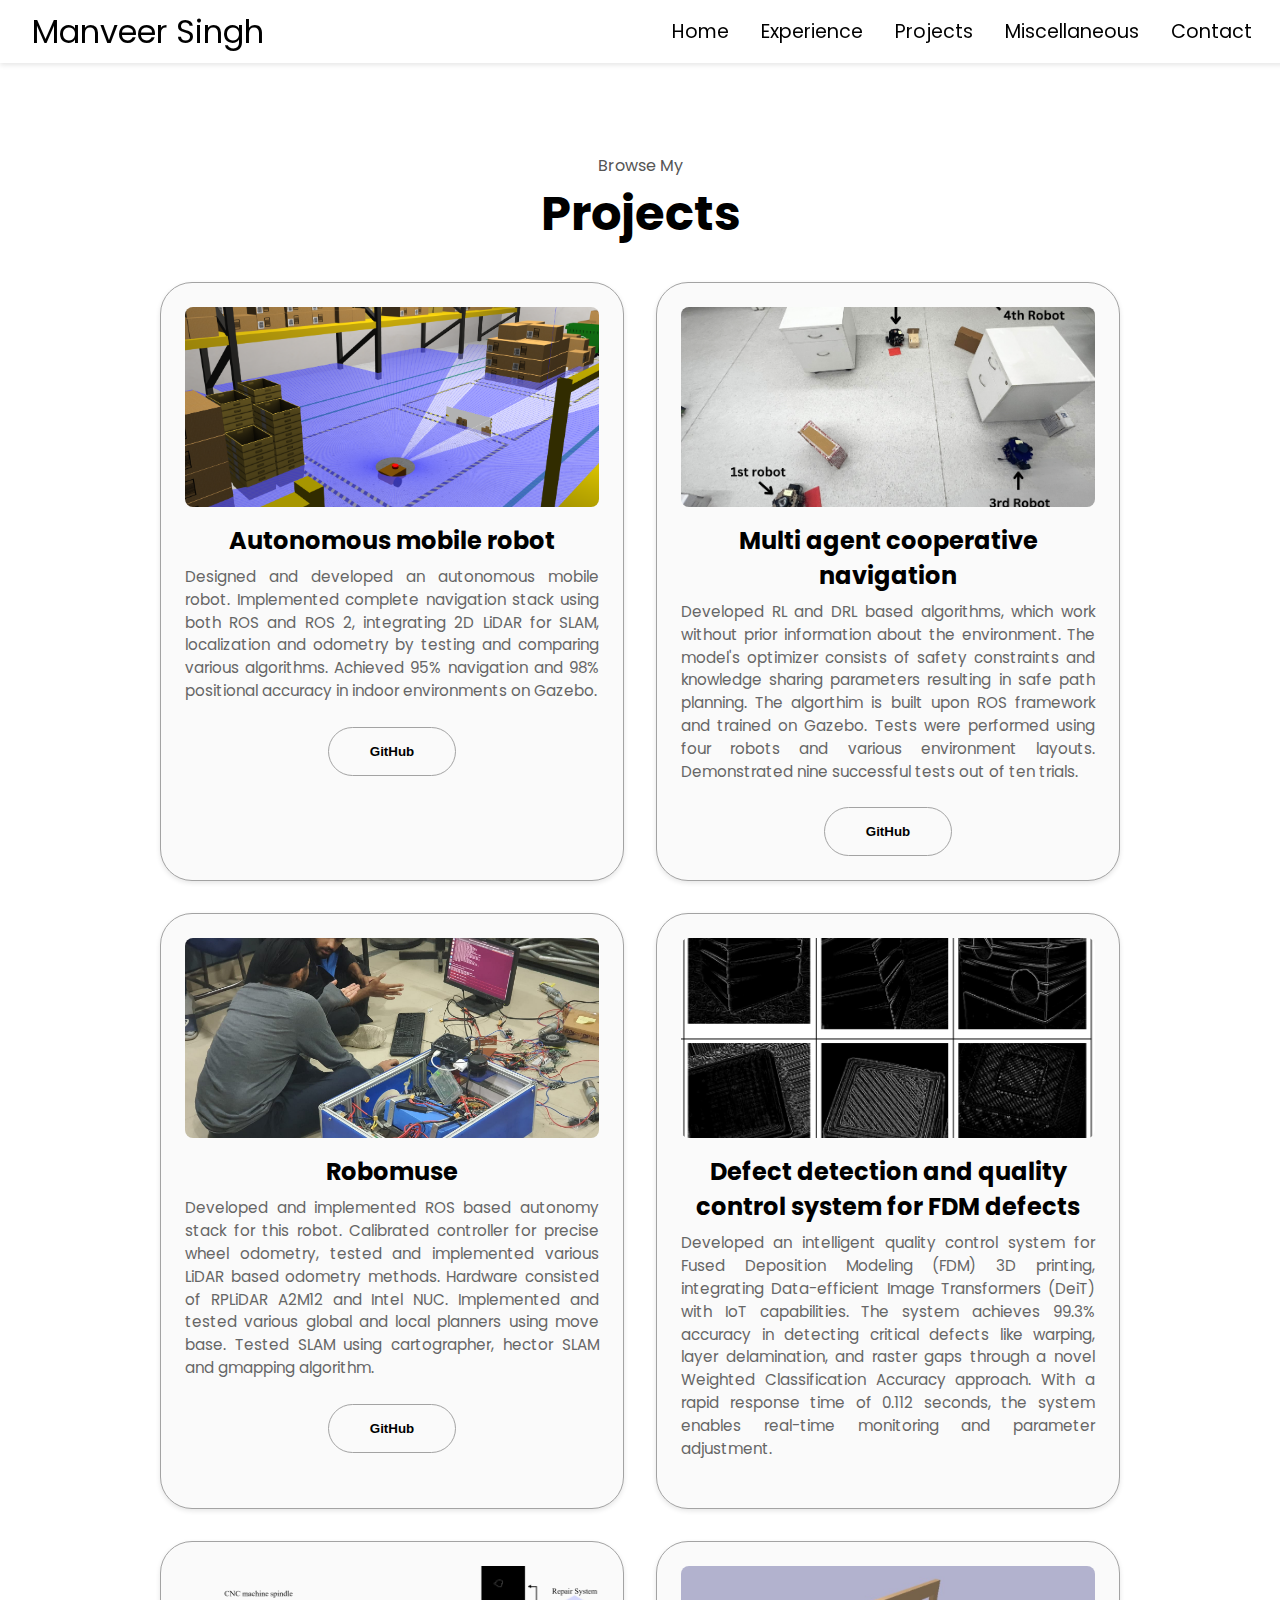
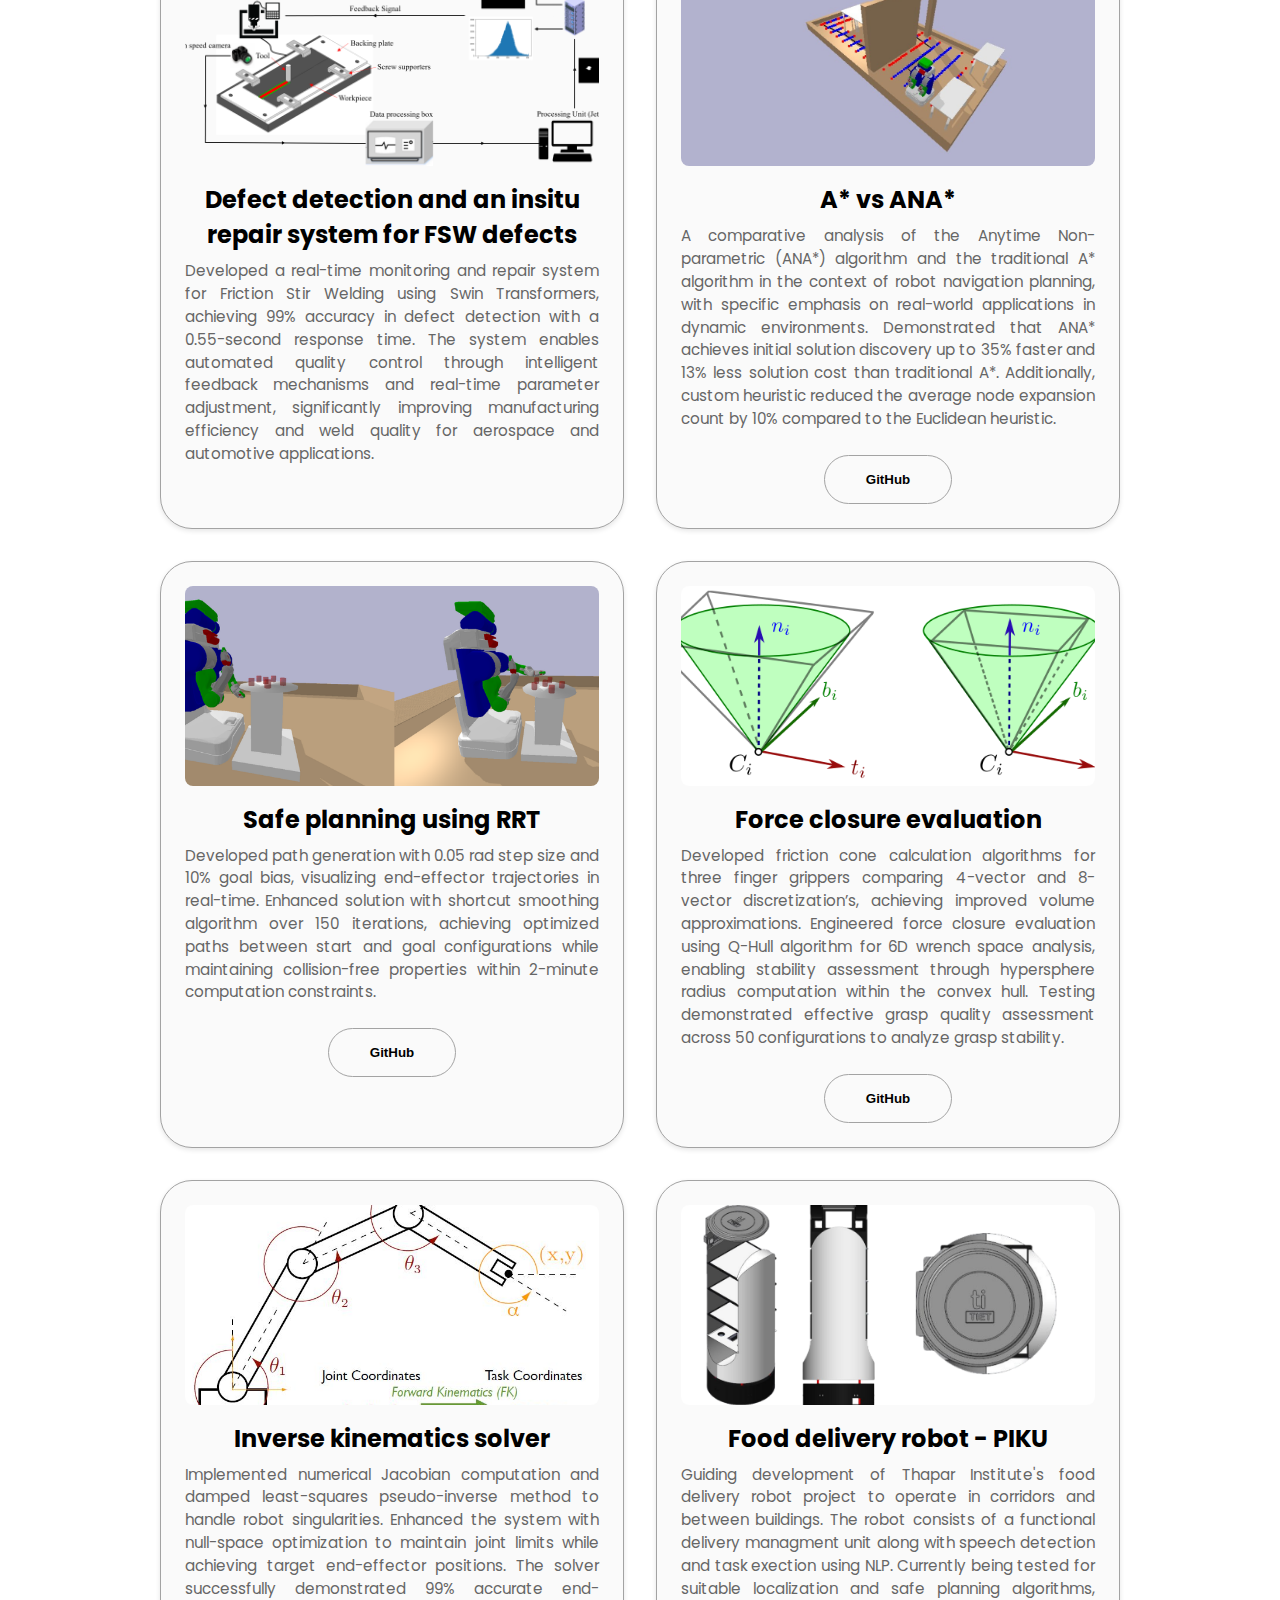
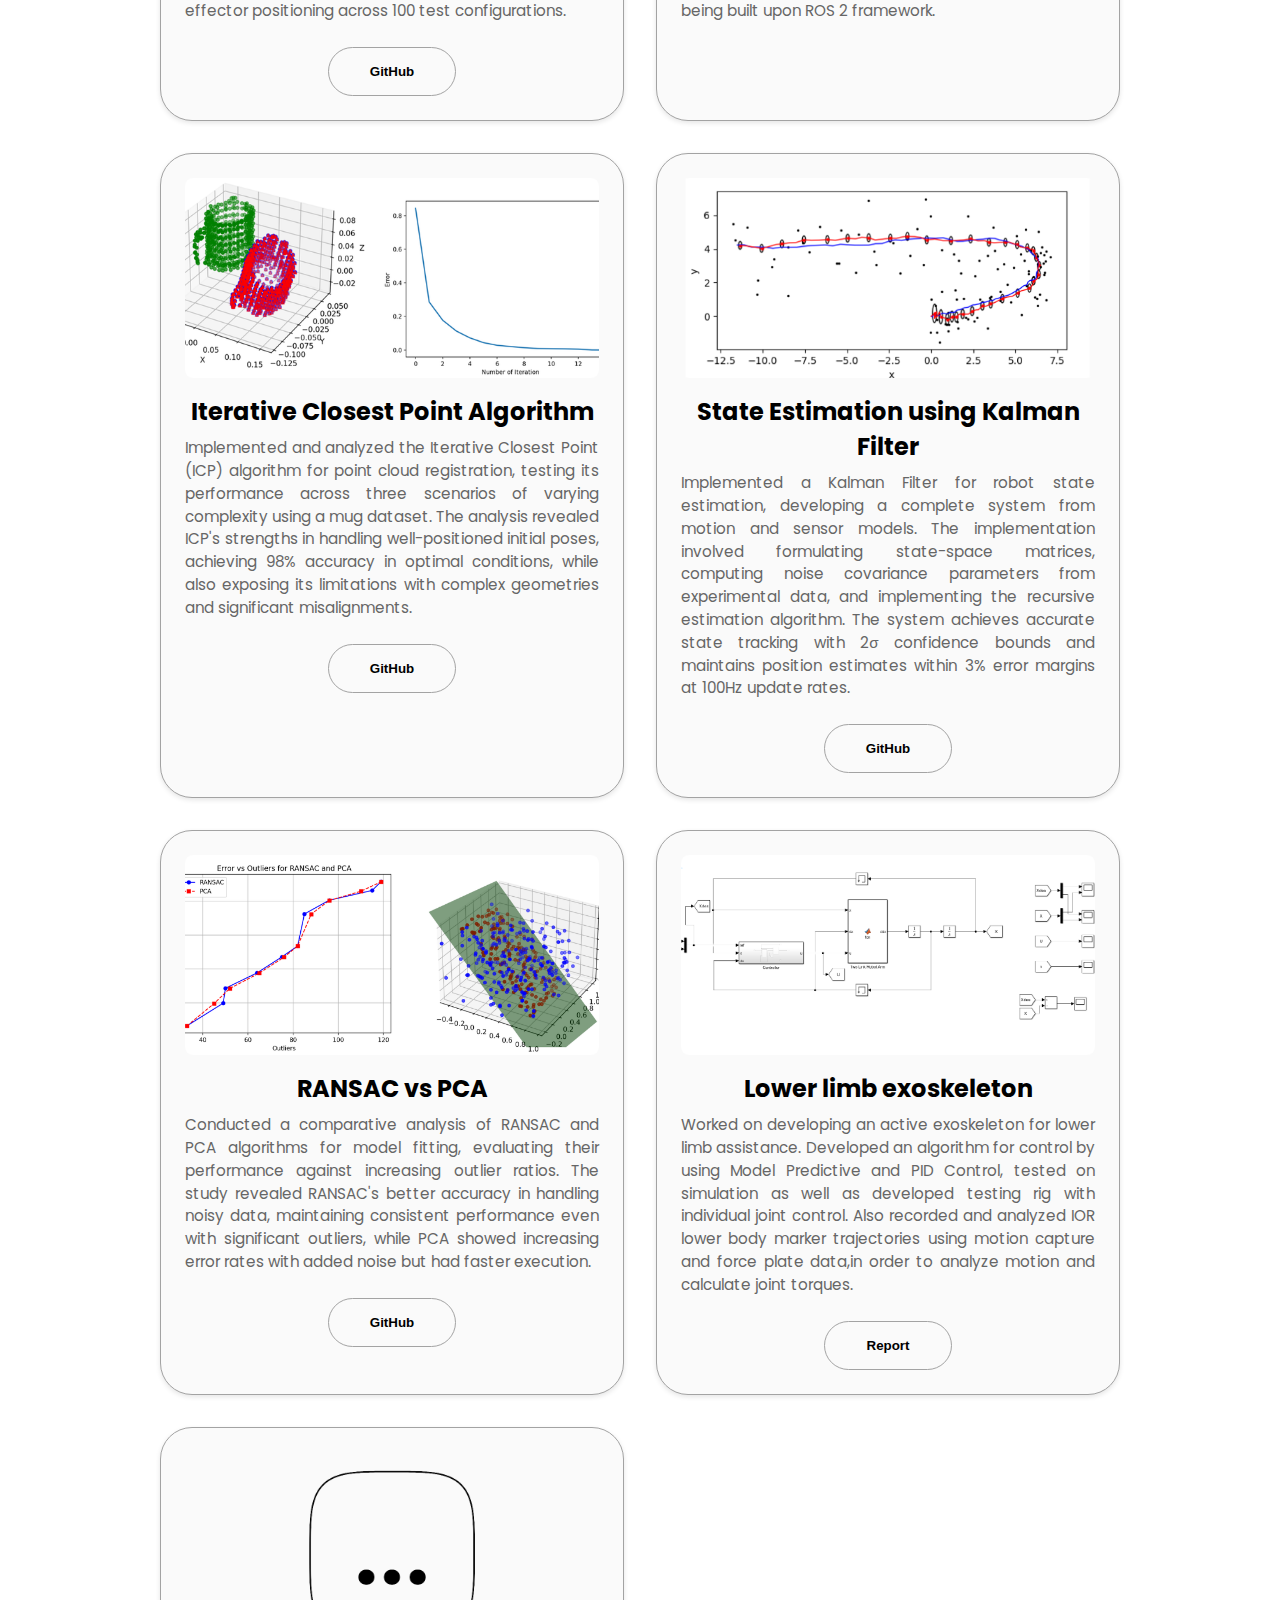
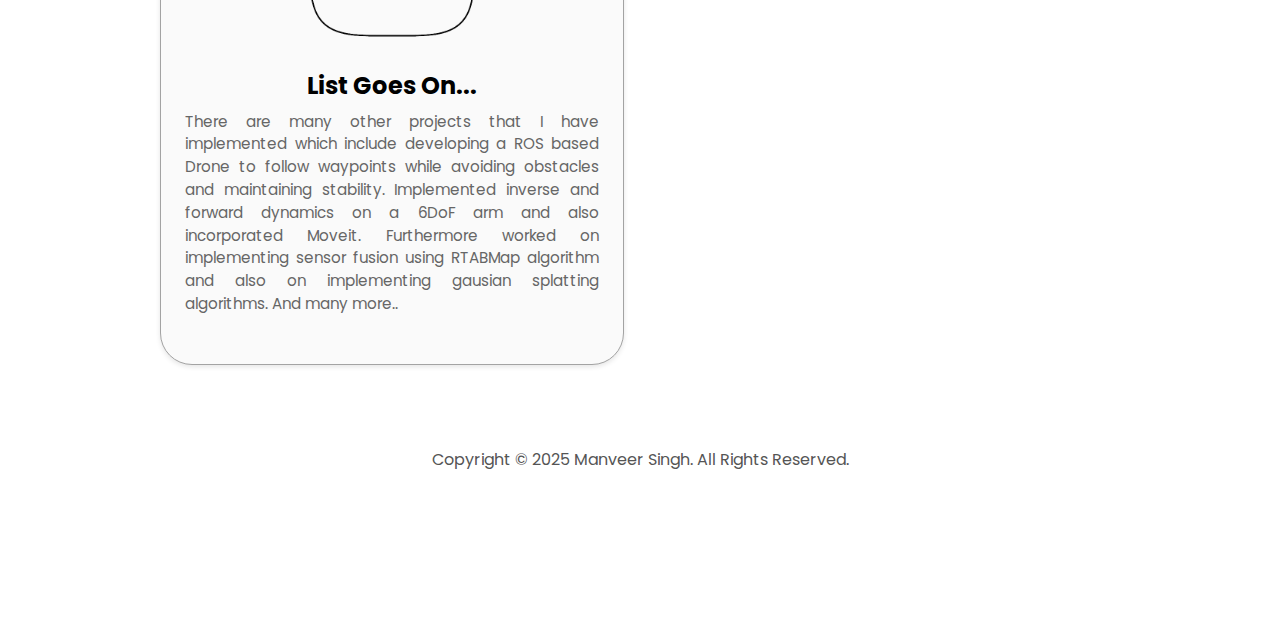
<file: projects.html>
<!DOCTYPE html>
<html lang="en">
  <head>
    <meta charset="UTF-8" />
    <meta http-equiv="X-UA-Compatible" content="IE=edge" />
    <meta name="viewport" content="width=device-width, initial-scale=1.0" />
    <title>Projects - Manveer Singh</title>
    <link rel="stylesheet" href="style.css" />
    <link rel="stylesheet" href="mediaqueries.css" />
  </head>
  <body>
    <nav id="desktop-nav">
      <div class="logo">Manveer Singh</div>
      <div>
        <ul class="nav-links">
          <li><a href="index.html">Home</a></li>
          <li><a href="experience.html">Experience</a></li>
          <li><a href="projects.html">Projects</a></li>
          <li><a href="miscellaneous.html">Miscellaneous</a></li>
          <li><a href="contact.html">Contact</a></li>
        </ul>
      </div>
    </nav>
    <nav id="hamburger-nav">
      <div class="logo">Manveer Singh</div>
      <div class="hamburger-menu">
        <div class="hamburger-icon" onclick="toggleMenu()">
          <span></span>
          <span></span>
          <span></span>
        </div>
        <div class="menu-links">
          <li><a href="index.html" onclick="toggleMenu()">Home</a></li>
          <li><a href="experience.html" onclick="toggleMenu()">Experience</a></li>
          <li><a href="projects.html" onclick="toggleMenu()">Projects</a></li>
          <li><a href="miscellaneous.html" onclick="toggleMenu()">Projects</a></li>
          <li><a href="contact.html" onclick="toggleMenu()">Contact</a></li>
        </div>
      </div>
    </nav>
    <!-- gait lab,
     rl research
     fsw work
     fdm work
     robomuse
     AMR - warehouse
     rrt
     a* vs ana*
     inverse kinematics solver
     force closure evaluation
     platform independent delivery robot
     A* implementation
     skylark drone
     some thing on robotics arm and ros
     something on gaussian splatting
     rtabmap implemnetaiton
     some fusion project
     SIH project some gps project
      -->

    <section id="projects">
      <p class="section__text__p1">Browse My</p>
      <h1 class="title">Projects</h1>
      <div class="projects-details-container">
        <div class="about-containers">

          <!-- Project 2 -->
          <div class="details-container color-container">
            <div class="article-container">
              <img src="./assets/amr1.png" alt="Project 2" class="project-img"/>
            </div>
            <h2 class="project-sub-title">Autonomous mobile robot</h2>
            <p class="project-details">Technologies Used</p>
            <p class="project-description">Designed and developed an autonomous mobile robot. Implemented complete navigation stack using both ROS and ROS 2, integrating 2D LiDAR for SLAM, localization and odometry by testing and comparing various algorithms. Achieved 95% navigation and 98% positional accuracy in indoor environments on Gazebo.</p>
            <div class="btn-container">
              <!-- <button class="btn btn-color-2 project-btn" onclick="showProjectDetails('project2')">
                Read More
              </button> -->
              <button class="btn btn-color-2 project-btn" onclick="window.open('https://github.com/manveersingh29/mibot')">
                GitHub
              </button>
              <!-- <button class="btn btn-color-2 project-btn" onclick="window.open('https://demo.com')">
                Live Demo
              </button> -->
            </div>
          </div>
            

          <!-- Project 1 -->
          <div class="details-container color-container">
            <div class="article-container">
              <img src="./assets/rl.png" alt="Project 1" class="project-img"/>
            </div>
            <h2 class="project-sub-title">Multi agent cooperative navigation</h2>
            <!-- <p class="project-details">Technologies Used</p> -->
            <p class="project-description">Developed RL and DRL based algorithms, which work without prior information about the environment. The model's optimizer consists of safety constraints and knowledge sharing parameters resulting in safe path planning. The algorthim is built upon ROS framework and trained on Gazebo. Tests were performed using four robots and various environment layouts. Demonstrated nine successful tests out of ten trials.</p>
            <div class="btn-container">
              <!-- <button class="btn btn-color-2 project-btn" onclick="showProjectDetails('project1')">
                Read More
              </button> -->
              <button class="btn btn-color-2 project-btn" onclick="window.open('https://github.com/manveersingh29/rl')">
                GitHub
              </button>
              <!-- <button class="btn btn-color-2 project-btn" onclick="window.open('https://demo.com')">
                Live Demo
              </button> -->
            </div>
          </div>

         

          <div class="details-container color-container">
            <div class="article-container">
              <img src="./assets/robomuse.jpg" alt="Project 4" class="project-img"/>
            </div>
            <h2 class="project-sub-title">Robomuse</h2>
            <p class="project-details">Technologies Used</p>
            <p class="project-description">Developed and implemented ROS based autonomy stack for this robot. Calibrated controller for precise wheel odometry, tested and implemented various LiDAR based odometry methods. Hardware consisted of RPLiDAR A2M12 and Intel NUC. Implemented and tested various global and local planners using move base. Tested SLAM using cartographer, hector SLAM and gmapping algorithm.</p>
            <div class="btn-container">
              <!-- <button class="btn btn-color-2 project-btn" onclick="showProjectDetails('project4')">
                Read More
              </button> -->
              <button class="btn btn-color-2 project-btn" onclick="window.open('https://github.com/manveersingh29/Robomuse')">
                GitHub
              </button>
              <!-- <button class="btn btn-color-2 project-btn" onclick="window.open('https://demo.com')">
                Live Demo
              </button> -->
            </div>
          </div>

          <!-- <div class="details-container color-container">
            <div class="article-container">
              <img src="./assets/project4.png" alt="Project 4" class="project-img"/>
            </div>
            <h2 class="project-sub-title">Gaussian Splatting</h2>
            <p class="project-details">Technologies Used</p>
            <p class="project-description">Brief description of the project and its key features</p>
            <div class="btn-container">
              <button class="btn btn-color-2 project-btn" onclick="showProjectDetails('project4')">
                Read More
              </button>
              <button class="btn btn-color-2 project-btn" onclick="window.open('https://github.com/project4')">
                GitHub
              </button>
            </div>
          </div> -->

          <div class="details-container color-container">
            <div class="article-container">
              <img src="./assets/fdm1.png" alt="Project 4" class="project-img"/>
            </div>
            <h2 class="project-sub-title">Defect detection and quality control system for FDM defects</h2>
            <p class="project-details">Technologies Used</p>
            <p class="project-description">Developed an intelligent quality control system for Fused Deposition Modeling (FDM) 3D printing, integrating Data-efficient Image Transformers (DeiT) with IoT capabilities. The system achieves 99.3% accuracy in detecting critical defects like warping, layer delamination, and raster gaps through a novel Weighted Classification Accuracy approach. With a rapid response time of 0.112 seconds, the system enables real-time monitoring and parameter adjustment.</p>
            <div class="btn-container">
              <!-- <button class="btn btn-color-2 project-btn" onclick="showProjectDetails('project4')">
                Read More
              </button> -->
              <!-- <button class="btn btn-color-2 project-btn" onclick="window.open('https://github.com/project4')">
                GitHub
              </button>
              <button class="btn btn-color-2 project-btn" onclick="window.open('https://demo.com')">
                Live Demo
              </button> -->
            </div>
          </div>
          
          <div class="details-container color-container">
            <div class="article-container">
              <img src="./assets/fsw1.png" alt="Project 4" class="project-img"/>
            </div>
            <h2 class="project-sub-title">Defect detection and an insitu repair system for FSW defects</h2>
            <p class="project-details">Technologies Used</p>
            <p class="project-description">Developed a real-time monitoring and repair system for Friction Stir Welding using Swin Transformers, achieving 99% accuracy in defect detection with a 0.55-second response time. The system enables automated quality control through intelligent feedback mechanisms and real-time parameter adjustment, significantly improving manufacturing efficiency and weld quality for aerospace and automotive applications.
            </p>
            <div class="btn-container">
              <!-- <button class="btn btn-color-2 project-btn" onclick="showProjectDetails('project4')">
                Read More
              </button> -->
              <!-- <button class="btn btn-color-2 project-btn" onclick="window.open('https://github.com/project4')">
                GitHub
              </button>
              <button class="btn btn-color-2 project-btn" onclick="window.open('https://demo.com')">
                Live Demo
              </button> -->
            </div>
          </div>

          <!-- Project 3 -->
          <div class="details-container color-container">
            <div class="article-container">
              <img src="./assets/image2.jpeg" alt="Project 3" class="project-img"/>
            </div>
            <h2 class="project-sub-title">A* vs ANA*</h2>
            <p class="project-details">Technologies Used</p>
            <p class="project-description"> A comparative analysis of the Anytime Non-parametric (ANA*) algorithm and the
                traditional A* algorithm in the context of robot navigation planning, with specific emphasis on real-world
                applications in dynamic environments. Demonstrated that ANA* achieves initial solution discovery up to 35% faster and 13% less solution cost
                than traditional A*. Additionally, custom heuristic reduced the
                average node expansion count by 10% compared to the Euclidean heuristic.</p>
            <div class="btn-container">
              <!-- <button class="btn btn-color-2 project-btn" onclick="showProjectDetails('project3')">
                Read More
              </button> -->
              <button class="btn btn-color-2 project-btn" onclick="window.open('https://github.com/manveersingh29/pathplanningcomparison')">
                GitHub
              </button>
              <!-- <button class="btn btn-color-2 project-btn" onclick="window.open('https://demo.com')">
                Live Demo
              </button> -->
            </div>
          </div>

          <!-- Project 4 -->
          <div class="details-container color-container">
            <div class="article-container">
              <img src="./assets/rrt.png" alt="Project 4" class="project-img"/>
            </div>
            <h2 class="project-sub-title">Safe planning using RRT</h2>
            <p class="project-details">Technologies Used</p>
            <p class="project-description">Developed path generation with 0.05 rad step size and 10% goal bias, visualizing end-effector trajectories in real-time. Enhanced solution with shortcut smoothing algorithm over 150 iterations, achieving optimized paths between start and goal configurations while maintaining collision-free properties within 2-minute computation constraints.</p>
            <div class="btn-container">
              <!-- <button class="btn btn-color-2 project-btn" onclick="showProjectDetails('project4')">
                Read More
              </button> -->
              <button class="btn btn-color-2 project-btn" onclick="window.open('https://github.com/manveersingh29/rrt')">
                GitHub
              </button>
              <!-- <button class="btn btn-color-2 project-btn" onclick="window.open('https://demo.com')">
                Live Demo
              </button> -->
            </div>
          </div>

          <div class="details-container color-container">
            <div class="article-container">
              <img src="./assets/force.png" alt="Project54" class="project-img"/>
            </div>
            <h2 class="project-sub-title">Force closure evaluation</h2>
            <p class="project-details">Technologies Used</p>
            <p class="project-description">Developed friction cone calculation algorithms for three finger grippers comparing 4-vector and 8-vector discretization’s, achieving improved volume approximations. Engineered force closure evaluation using Q-Hull algorithm for 6D wrench space analysis, enabling stability assessment through hypersphere radius computation within the convex hull. Testing demonstrated effective grasp quality assessment across 50 configurations to analyze grasp stability.</p>
            <div class="btn-container">
              <!-- <button class="btn btn-color-2 project-btn" onclick="showProjectDetails('project4')">
                Read More
              </button> -->
              <button class="btn btn-color-2 project-btn" onclick="window.open('https://github.com/manveersingh29/grasping')">
                GitHub
              </button>
              <!-- <button class="btn btn-color-2 project-btn" onclick="window.open('https://demo.com')">
                Live Demo
              </button> -->
            </div>
          </div>
          
          <div class="details-container color-container">
            <div class="article-container">
              <img src="./assets/inv.png" alt="Project 4" class="project-img"/>
            </div>
            <h2 class="project-sub-title">Inverse kinematics solver</h2>
            <p class="project-details">Technologies Used</p>
            <p class="project-description">Implemented numerical Jacobian computation and damped least-squares pseudo-inverse method to handle robot singularities. Enhanced the system with null-space optimization to maintain joint limits while achieving target end-effector positions. The solver successfully demonstrated 99% accurate end-effector positioning across 100 test configurations.</p>
            <div class="btn-container">
              <!-- <button class="btn btn-color-2 project-btn" onclick="showProjectDetails('project4')">
                Read More
              </button> -->
              <button class="btn btn-color-2 project-btn" onclick="window.open('https://github.com/manveersingh29/ik')">
                GitHub
              </button>
              <!-- <button class="btn btn-color-2 project-btn" onclick="window.open('https://demo.com')">
                Live Demo
              </button> -->
            </div>
          </div>

          <div class="details-container color-container">
            <div class="article-container">
              <img src="./assets/piku.png" alt="Project 4" class="project-img"/>
            </div>
            <h2 class="project-sub-title">Food delivery robot - PIKU</h2>
            <p class="project-details">Technologies Used</p>
            <p class="project-description">Guiding development of Thapar Institute's food delivery robot project to operate in corridors and between buildings. The robot consists of a functional delivery managment unit along with speech detection and task exection using NLP. Currently being tested for suitable localization and safe planning algorithms, being built upon ROS 2 framework.</p>
            <div class="btn-container">
              <!-- <button class="btn btn-color-2 project-btn" onclick="showProjectDetails('project4')">
                Read More
              </button> -->
              <!-- <button class="btn btn-color-2 project-btn" onclick="window.open('https://github.com/project4')">
                GitHub
              </button>
              <button class="btn btn-color-2 project-btn" onclick="window.open('https://demo.com')">
                Live Demo
              </button> -->
            </div>
          </div>

          
<!-- 
          <div class="details-container color-container">
            <div class="article-container">
              <img src="./assets/project4.png" alt="Project 4" class="project-img"/>
            </div>
            <h2 class="project-sub-title">Something with manipulator</h2>
            <p class="project-details">Technologies Used</p>
            <p class="project-description">Brief description of the project and its key features</p>
            <div class="btn-container">
              <button class="btn btn-color-2 project-btn" onclick="showProjectDetails('project4')">
                Read More
              </button>
              <button class="btn btn-color-2 project-btn" onclick="window.open('https://github.com/project4')">
                GitHub
              </button>
              <button class="btn btn-color-2 project-btn" onclick="window.open('https://demo.com')">
                Live Demo
              </button>
            </div>
          </div>

          <div class="details-container color-container">
            <div class="article-container">
              <img src="./assets/project4.png" alt="Project 4" class="project-img"/>
            </div>
            <h2 class="project-sub-title">Something with drone</h2>
            <p class="project-details">Technologies Used</p>
            <p class="project-description">Brief description of the project and its key features</p>
            <div class="btn-container">
              <button class="btn btn-color-2 project-btn" onclick="showProjectDetails('project4')">
                Read More
              </button>
              <button class="btn btn-color-2 project-btn" onclick="window.open('https://github.com/project4')">
                GitHub
              </button>
              <button class="btn btn-color-2 project-btn" onclick="window.open('https://demo.com')">
                Live Demo
              </button>
            </div>
          </div> -->

          <div class="details-container color-container">
            <div class="article-container">
              <img src="./assets/icp.png" alt="Project 4" class="project-img"/>
            </div>
            <h2 class="project-sub-title">Iterative Closest Point Algorithm</h2>
            <p class="project-details">Technologies Used</p>
            <p class="project-description">Implemented and analyzed the Iterative Closest Point (ICP) algorithm for point cloud registration, testing its performance across three scenarios of varying complexity using a mug dataset. The analysis revealed ICP's strengths in handling well-positioned initial poses, achieving 98% accuracy in optimal conditions, while also exposing its limitations with complex geometries and significant misalignments.</p>
            <div class="btn-container">
              <!-- <button class="btn btn-color-2 project-btn" onclick="showProjectDetails('project4')">
                Read More
              </button> -->
              <button class="btn btn-color-2 project-btn" onclick="window.open('https://github.com/manveersingh29/pointcloud')">
                GitHub
              </button>
            </div>
          </div>

                    
          <div class="details-container color-container">
            <div class="article-container">
              <img src="./assets/kf.png" alt="Project 4" class="project-img"/>
            </div>
            <h2 class="project-sub-title">State Estimation using Kalman Filter</h2>
            <p class="project-details">Technologies Used</p>
            <p class="project-description">Implemented a Kalman Filter for robot state estimation, developing a complete system from motion and sensor models. The implementation involved formulating state-space matrices, computing noise covariance parameters from experimental data, and implementing the recursive estimation algorithm. The system achieves accurate state tracking with 2σ confidence bounds and maintains position estimates within 3% error margins at 100Hz update rates. </p>
            <div class="btn-container">
              <!-- <button class="btn btn-color-2 project-btn" onclick="showProjectDetails('project4')">
                Read More
              </button> -->
              <button class="btn btn-color-2 project-btn" onclick="window.open('https://github.com/manveersingh29/stateestimation')">
                GitHub
              </button>
            </div>
          </div>
          
          <div class="details-container color-container">
            <div class="article-container">
              <img src="./assets/pca.png" alt="Project 4" class="project-img"/>
            </div>
            <h2 class="project-sub-title">RANSAC vs PCA</h2>
            <p class="project-details">Technologies Used</p>
            <p class="project-description">Conducted a comparative analysis of RANSAC and PCA algorithms for model fitting, evaluating their performance against increasing outlier ratios. The study revealed RANSAC's better accuracy in handling noisy data, maintaining consistent performance even with significant outliers, while PCA showed increasing error rates with added noise but had faster execution.</p>
            <div class="btn-container">
              <!-- <button class="btn btn-color-2 project-btn" onclick="showProjectDetails('project4')">
                Read More
              </button> -->
              <button class="btn btn-color-2 project-btn" onclick="window.open('https://github.com/manveersingh29/pointcloud')">
                GitHub
              </button>
            </div>
          </div>
          
          <!-- <div class="details-container color-container">
            <div class="article-container">
              <img src="./assets/fusion.png" alt="Project 4" class="project-img"/>
            </div>
            <h2 class="project-sub-title">Sensor Fusion using rtabmap</h2>
            <p class="project-details">Technologies Used</p>
            <p class="project-description">Brief description of the project and its key features</p>
            <div class="btn-container">
               <button class="btn btn-color-2 project-btn" onclick="showProjectDetails('project4')">
                Read More
              </button>
              <button class="btn btn-color-2 project-btn" onclick="window.open('https://github.com/project4')">
                GitHub
              </button>
              <button class="btn btn-color-2 project-btn" onclick="window.open('https://demo.com')">
                Live Demo
              </button>
            </div>
          </div> -->

           
          <div class="details-container color-container">
            <div class="article-container">
              <img src="./assets/image.png" alt="Project 4" class="project-img"/>
            </div>
            <h2 class="project-sub-title">Lower limb exoskeleton</h2>
            <p class="project-details">Technologies Used</p>
            <p class="project-description">Worked on developing an active exoskeleton for lower limb assistance. Developed an algorithm for control by using Model Predictive and PID Control, tested on simulation as well as developed testing rig with individual joint control.
                Also recorded and analyzed IOR lower body marker trajectories using motion capture and force plate data,in order to analyze motion and calculate joint torques.</p>
            <div class="btn-container">
              <!-- <button class="btn btn-color-2 project-btn" onclick="showProjectDetails('project4')">
                Read More
              </button> -->
              <button class="btn btn-color-2 project-btn" onclick="window.open('./assets/mpc.pdf')">
                Report
              </button>
              <!-- <button class="btn btn-color-2 project-btn" onclick="window.open('https://demo.com')">
                Live Demo
              </button> -->
            </div>
          </div>

          <div class="details-container color-container">
            <div class="article-container">
              <img src="./assets/goeson.png" alt="Project 4" class="project-img"/>
            </div>
            <h2 class="project-sub-title">List Goes On...</h2>
            <p class="project-details">Technologies Used</p>
            <p class="project-description">There are many other projects that I have implemented which include developing a ROS based Drone to follow waypoints while avoiding obstacles and maintaining stability. Implemented inverse and forward dynamics on a 6DoF arm and also incorporated Moveit. Furthermore worked on implementing sensor fusion using RTABMap algorithm and also on implementing gausian splatting algorithms. And many more..</p>
            <div class="btn-container">
              <!-- <button class="btn btn-color-2 project-btn" onclick="showProjectDetails('project4')">
                Read More
              </button>
              <button class="btn btn-color-2 project-btn" onclick="window.open('https://github.com/project4')">
                GitHub
              </button>
              <button class="btn btn-color-2 project-btn" onclick="window.open('https://demo.com')">
                Live Demo
              </button> -->
            </div>
          </div>

        </div>
      </div>
    </section>

    <!-- Modal -->
    <div id="modal" class="modal">
      <div class="modal-content">
        <div class="modal-header">
          <h2 id="modal-title"></h2>
          <span class="close">&times;</span>
        </div>
        <div class="modal-body">
          <div class="project-gallery">
            <img id="modal-image-1" class="detail-img" alt="Detail 1"/>
            <img id="modal-image-2" class="detail-img" alt="Detail 2"/>
          </div>
          <div class="project-content">
            <h3>Project Overview</h3>
            <p id="modal-description"></p>
            <div class="tech-stack">
              <h4>Technologies Used</h4>
              <p id="modal-tech-stack"></p>
            </div>
            <div class="document-links">
              <button class="btn btn-color-2" onclick="window.open('documentation.pdf')">
                Documentation
              </button>
            </div>
          </div>
        </div>
      </div>
    </div>

    <footer>
        <br><br>
      <p>Copyright &#169; 2025 Manveer Singh. All Rights Reserved.</p>
    </footer>

    <script src="script.js"></script>
    <script>
        function toggleDetails(projectId) {
          const details = document.getElementById(projectId);
          details.classList.toggle('active');
        }
      </script>
  </body>
</html>
</file>
<file: style.css>
/* GENERAL */

  @import url("https://fonts.googleapis.com/css2?family=Poppins:wght@300;400;500;600&display=swap");

  * {
    margin: 0;
    padding: 0;
  }

  body {
    font-family: "Poppins", sans-serif;
  }

  html {
    scroll-behavior: smooth;
  }

  p {
    color: rgb(85, 85, 85);
  }

  /* TRANSITION */

  a,
  .btn {
    transition: all 300ms ease;
  }

  /* DESKTOP NAV */

  nav,
  .nav-links {
    display: flex;
  }

  #desktop-nav {
    position: fixed;
    top: 0;
    left: 0;
    width: 100%;
    justify-content: space-between;
    padding: 0 2rem;
    align-items: center;
    height: 7vh;
    background-color: white;
    z-index: 1000;
    box-shadow: 0 2px 5px rgba(0,0,0,0.1);
  }

  nav {
    justify-content: space-around;
    align-items: center;
    height: 13  vh;
  }

  body {
    padding-top: 13vh; /* Increased padding to create space */
  }

  .nav-links {
    margin-right: 60px;  /* Adjust this value to control space between logo and links */
    gap: 2rem;
    list-style: none;
    font-size: 1.2rem;
  }

  a {
    color: black;
    text-decoration: none;
    text-decoration-color: white;
  }

  a:hover {
    color: grey;
    text-decoration: underline;
    text-underline-offset: 1rem;
    text-decoration-color: rgb(181, 181, 181);
  }

  .logo {
    font-size: 2rem;
  }

  .logo:hover {
    cursor: default;
  }

  /* HAMBURGER MENU */

  #hamburger-nav {
    display: none;
    z-index: 999;
  }

  .hamburger-menu {
    position: relative;
    display: inline-block;
  }

  .hamburger-icon {
    display: flex;
    flex-direction: column;
    justify-content: space-between;
    height: 24px;
    width: 30px;
    cursor: pointer;
  }

  .hamburger-icon span {
    width: 100%;
    height: 2px;
    background-color: black;
    transition: all 0.3 ease-in-out;
  }

  .menu-links {
    position: absolute;
    top: 100%;
    right: 0;
    background-color: white;
    width: fit-content;
    max-height: 0;
    overflow: hidden;
    transition: all 0.3 ease-in-out;
  }

  .menu-links a {
    display: block;
    padding: 10px;
    text-align: center;
    font-size: 1.5rem;
    color: black;
    text-decoration: none;
    transition: all 0.3 ease-in-out;
  }

  .menu-links li {
    list-style: none;
  }

  .menu-links.open {
    max-height: 300px;
  }

  .hamburger-icon.open span:first-child {
    transform: rotate(45deg) translate(10px, 5px);
  }

  .hamburger-icon.open span:nth-child(2) {
    opacity: 0;
  }

  .hamburger-icon.open span:last-child {
    transform: rotate(-45deg) translate(10px, -5px);
  }

  .hamburger-icon span:first-child {
    transform: none;
  }

  .hamburger-icon span:first-child {
    opacity: 1;
  }

  .hamburger-icon span:first-child {
    transform: none;
  }

  /* SECTIONS */

  section {
    padding-top: 4vh;
    height: 96vh;
    margin: 0 10rem;
    box-sizing: border-box;
    min-height: fit-content;
  }

  .section-container {
    display: flex;
  }

  /* PROFILE SECTION */

  #profile {
    display: flex;
    justify-content: center;
    gap: 5rem;
    height: 80vh;
  }

  .section__pic-container {
    display: flex;
    height: 400px;
    width: 400px;
    margin: auto 0;
  }

  .section__text {
    align-self: center;
    text-align: center;
  }

  .section__text p {
    font-weight: 600;
  }

  .section__text__p1 {
    text-align: center;
  }

  .section__text__p2 {
    font-size: 1.75rem;
    margin-bottom: 1rem;
  }

  .title {
    font-size: 3rem;
    text-align: center;
  }

  #socials-container {
    display: flex;
    justify-content: center;
    margin-top: 1rem;
    gap: 1rem;
  }

  /* ICONS */

  .icon {
    cursor: pointer;
    height: 2rem;
  }
  /* LoGOS*/
  #hanging-logos {
    position: fixed;
    top: 8vh;
    width: 100%;
    height: 150px;
    z-index: -1;
    pointer-events: none; /* Allows clicking through the logos */
  }
  
  .logo-container {
    position: absolute;
    top: 0;
    display: flex;
    justify-content: space-around;
    width: 30%; /* Controls how spread out the logos are */
  }
  
  .left-logos {
    left: -12%; /* Position from left edge */
  }
  
  .right-logos {
    right: 12%; /* Position from right edge */
  }
  
  .logo-string {
    display: flex;
    flex-direction: column;
    align-items: center;
  }
  
  .string {
    width: 2px;
    height: 30px; /* Shorter strings */
    background: #ddd;
    margin-bottom: -5px;
  }
  
  .hanging-logo {
    width: 80px; /* Smaller logos */
    height: 80px;
    object-fit: contain;
    animation: swing 3s ease-in-out infinite;
  }
  
  /* Staggered animation for each logo */
  .logo-string:nth-child(1) .hanging-logo { animation-delay: 0s; }
  .logo-string:nth-child(2) .hanging-logo { animation-delay: 0.5s; }
  .logo-string:nth-child(3) .hanging-logo { animation-delay: 1s; }
  .logo-string:nth-child(4) .hanging-logo { animation-delay: 1.5s; }
  
  @keyframes swing {
    0%, 100% { transform: rotate(-2deg); }
    50% { transform: rotate(2deg); }
  }
  
  @media screen and (max-width: 768px) {
    #hanging-logos {
      display: none; /* Hide on mobile */
    }
  }
  
  /* BUTTONS */

  .btn-container {
    display: flex;
    justify-content: center;
    gap: 1rem;
  }

  .btn {
    font-weight: 600;
    transition: all 300ms ease;
    padding: 1rem;
    width: 8rem;
    border-radius: 2rem;
  }

  .btn-color-1,
  .btn-color-2 {
    border: rgb(53, 53, 53) 0.1rem solid;
  }

  .btn-color-1:hover,
  .btn-color-2:hover {
    cursor: pointer;
  }

  .btn-color-1,
  .btn-color-2:hover {
    background: rgb(53, 53, 53);
    color: white;
  }

  .btn-color-1:hover {
    background: rgb(0, 0, 0);
  }

  .btn-color-2 {
    background: none;
  }

  .btn-color-2:hover {
    border: rgb(255, 255, 255) 0.1rem solid;
  }

  .btn-container {
    gap: 1rem;
  }

  /* ABOUT SECTION */

  #about {
    position: relative;
    margin-top: 4rem;
    margin-bottom: -7rem; /* Adds space above the About section */
  }
  

  .about-containers {
    gap: 2rem;
    margin-bottom: 2rem;
    margin-top: 2rem;
  }

  .about-details-container {
    justify-content: center;
    flex-direction: column;
  }

  .about-containers,
  .about-details-container {
    display: flex;
  }

  .about-pic {
    border-radius: 2rem;
  }

  .arrow {
    position: absolute;
    right: -5rem;
    bottom: 2.5rem;
  }

  .details-container {
    padding: 1.5rem;
    flex: 1;
    background: white;
    border-radius: 2rem;
    border: rgb(53, 53, 53) 0.1rem solid;
    border-color: rgb(163, 163, 163);
    text-align: center;
  }

  .section-container {
    gap: 4rem;
    height: 80%;
  }

  .section__pic-container {
    height: 400px;
    width: 400px;
    margin: auto 0;
  }

  /* EXPERIENCE SECTION */

  #experience {
    position: relative;
    padding-bottom: -5em;
  }

  .experience-sub-title {
    color: rgb(85, 85, 85);
    font-weight: 600;
    font-size: 1.75rem;
    margin-bottom: 1rem;
    margin-top: 1rem;
  }

  .experience-details-container {
    display: flex;
    justify-content: center;
    flex-direction: column;
  }

  .article-container {
    display: flex;
    text-align: initial;
    flex-wrap: wrap;
    flex-direction: row;
    gap: 2.5rem;
    justify-content: space-around;
  }

  article {
    display: flex;
    width: 10rem;
    justify-content: space-around;
    gap: 0.5rem;
  }

  article .icon {
    cursor: default;
  }

  /* PROJECTS SECTION */

  #projects {
    position: relative;
    padding-bottom: -5em;
    z-index: 1;
  }

  .color-container {
    border-color: rgb(163, 163, 163);
    background: rgb(250, 250, 250);
  }

  .project-img {
    border-radius: 2rem;
    width: 90%;
    height: 90%;
  }

  .project-title {
    margin: 1rem;
    color: black;
  }

  .project-btn {
    color: black;
    border-color: rgb(163, 163, 163);
  }

  /* CONTACT */

  #contact {
    display: flex;
    justify-content: center;
    flex-direction: column;
    height: 70vh;
    max-width: 1200px;  
  }

  .contact-info-upper-container {
    display: flex;
    justify-content: center;
    border-radius: 2rem;
    border: rgb(53, 53, 53) 0.1rem solid;
    border-color: rgb(163, 163, 163);
    background: (250, 250, 250);
    margin: 2rem auto;
    padding: 0.5rem;
    width: 90%;
    max-width: 800px;
  }

  .contact-info-container {
    display: flex;
    align-items: center;
    justify-content: center;
    gap: 0.5rem;
    margin: 1rem;
  }

  .contact-info-container p {
    font-size: larger;
  }

  .contact-icon {
    cursor: default;
  }

  .email-icon {
    height: 2.5rem;
  }

  /* FOOTER SECTION */

  footer {
    position: relative;
    height: 26vh;
    margin: 0rem 1rem;
    padding: -10rem 0;
  }

  footer p {
    text-align: center;
  }

  .experience-details {
    color: #555;
    font-size: 0.9rem;
    margin-bottom: 1rem;
  }

  .experience-description {
    color: #666;
    font-size: 0.95rem;
    line-height: 1.5;
    margin-bottom: 1.5rem;
    text-align: justify;
    text-justify: inter-word;
  }

  .project-img {
    border-radius: 8px;
    width: 100%;
    height: auto;
  }

  .color-container {
    background: #ffffff;
    padding: 1.5rem;
    border-radius: 8px;
    box-shadow: 0 2px 5px rgba(0,0,0,0.1);
  }

  .project-details {
    display: none;
    margin-top: 1rem;
    padding: 1rem;
    border-radius: 2rem;
    background: white;
    border: rgb(53, 53, 53) 0.1rem solid;
    
  }

  .project-details.active {
    display: block;
  }

  .project-gallery {
    display: grid;
    grid-template-columns: repeat(2, 1fr);
    gap: 1rem;
    margin-bottom: 1rem;
  }

  .detail-img {
    width: 100%;
    border-radius: 1rem;
  }

  .project-content h3 {
    margin: 1rem 0;
  }

  .document-links {
    margin-top: 1rem;
  }

  .modal {
    display: none;
    position: fixed;
    z-index: 1000;
    left: 0;
    top: 0;
    width: 100%;
    height: 100%;
    background-color: rgba(0,0,0,0.7);
    overflow: auto;
  }

  .modal-content {
    background-color: #fefefe;
    margin: 5% auto;
    padding: 20px;
    border: 1px solid #888;
    width: 80%;
    max-width: 900px;
    border-radius: 8px;
    position: relative;
  }

  .modal-content p {
    text-align: justify;
    text-justify: inter-word;
    line-height: 1.5;
  }
  
  .project-description {
    color: #666;
    font-size: 0.95rem;
    line-height: 1.5;
    margin-top: 0.5rem; 
    margin-bottom: 1.5rem;
    text-align: justify;
    text-justify: inter-word;
  }

  .modal-header {
    display: flex;
    justify-content: space-between;
    align-items: center;
    padding-bottom: 20px;
    border-bottom: 1px solid #ddd;
  }

  .close {
    color: #aaa;
    float: right;
    font-size: 28px;
    font-weight: bold;
    cursor: pointer;
  }

  .close:hover {
    color: black;
    text-decoration: none;
  }

  .project-gallery {
    display: grid;
    grid-template-columns: repeat(auto-fit, minmax(300px, 1fr));
    gap: 20px;
    margin: 20px 0;
  }

  .detail-img {
    width: 100%;
    height: auto;
    border-radius: 4px;
  }

  .experience-row {
    display: flex;
    gap: 2rem;
    margin-bottom: 2rem;
    width: 100%;
  }

  .details-container {
    flex: 1;
    min-width: 0;
  }

  .about-containers {
    display: grid;
    grid-template-columns: repeat(2, 1fr);
    gap: 2rem;
    margin: 2rem 0;
  }

  @media screen and (max-width: 768px) {
    .about-containers {
      grid-template-columns: 1fr;
    }
  }

  .about-containers {
    display: grid;
    grid-template-columns: repeat(2, 1fr);
    gap: 2rem;
    margin: 2rem 0;
  }

  .project-img {
    width: 100%;
    height: 200px;
    object-fit: cover;
    border-radius: 8px;
    margin-bottom: 1rem;
  }

  .tech-stack {
    margin: 1rem 0;
  }

  @media screen and (max-width: 768px) {
    .about-containers {
      grid-template-columns: 1fr;
    }
  }

/* CONTACT FORM STYLES */
.contact-form-container {
  width: 90%;
  max-width: 800px;
  margin: 2rem auto;
  padding: 2rem;
  background: rgb(250, 250, 250);
  border-radius: 2rem;
  border: rgb(163, 163, 163) 0.1rem solid;
}

.contact-form {
  width: 95%;
  display: flex;
  flex-direction: column;
  gap: 1.5rem;
}

.form-group {
  display: flex;
  flex-direction: column;
  gap: 0.5rem;
}

.form-group label {
  font-weight: 600;
  color: rgb(85, 85, 85);
}

.form-group input,
.form-group textarea {
  padding: 0.8rem;
  border: 1px solid rgb(163, 163, 163);
  border-radius: 0.5rem;
  font-family: inherit;
  font-size: 1rem;
}

.form-group input:focus,
.form-group textarea:focus {
  outline: none;
  border-color: rgb(53, 53, 53);
}

.contact-form button {
  align-self: flex-start;
  margin-top: 1rem;
}

@media screen and (max-width: 768px) {
  .contact-form-container {
    margin: 2rem 1rem;
    padding: 1.5rem;
  }
}

/* MISCELLANEOUS PAGE STYLES */
#skills {
  min-height: auto;
  padding: 2rem 0;
  margin-top: -13rem
}

#courses {
  min-height: auto;
  padding: 2rem 15rem;
  margin-top: 4rem; /* Add this line to create space */
  margin-bottom: 1rem; /* Reduced space before achievements */
}

#achievements {
  min-height: auto;
  padding: 2rem 15rem;
  margin-top: -25rem; /* Add this line to create space */
  margin-bottom: -14rem; /* Reduced space before achievements */
}

.experience-details-container {
  margin: 0 auto;
  max-width: 1200px;
  padding: 0 2rem;
}

.about-containers {
  display: grid;
  grid-template-columns: repeat(2, 1fr);
  gap: 2rem;
  margin: 2rem 0;
}

.details-container {
  padding: 1.5rem;
  background: rgb(250, 250, 250);
  border-radius: 2rem;
  border: rgb(53, 53, 53) 0.1rem solid;
  border-color: rgb(163, 163, 163);
}

.article-container {
  display: flex;
  flex-direction: row;
  gap: 1rem;
  /* text-align: left; */
}

.courses {
  text-align: left;
}

article {
  border-bottom: 1px solid #eee;
  padding-bottom: 1rem;
}

article:last-child {
  border-bottom: none;
  padding-bottom: 0;
}

article h3 {
  color: rgb(85, 85, 85);
  font-size: 1.1rem;
  margin-bottom: 0.5rem;
}

article p {
  color: #666;
  font-size: 0.9rem;
}

.text-container p {
  text-align: justify;
  text-justify: inter-word;
}


@media screen and (max-width: 768px) {

  .about-containers {
    grid-template-columns: 1fr;
  }
}
</file>
<file: mediaqueries.css>
@media screen and (max-width: 1400px) {
  #profile {
    height: 83vh;
    margin-bottom: 6rem;
  }
  .about-containers {
    flex-wrap: wrap;
  }
  #contact,
  #projects {
    height: fit-content;
  }
}

@media screen and (max-width: 1200px) {
  #desktop-nav {
    display: none;
  }
  #hamburger-nav {
    display: flex;
  }
  #experience,
  .experience-details-container {
    margin-top: 2rem;
  }
  #profile,
  .section-container {
    display: block;
  }
  .arrow {
    display: none;
  }
  section,
  .section-container {
    height: fit-content;
  }
  section {
    margin: 0 5%;
  }
  .section__pic-container {
    width: 275px;
    height: 275px;
    margin: 0 auto 2rem;
  }
  .about-containers {
    margin-top: 0;
  }
}

@media screen and (max-width: 600px) {
  #contact,
  footer {
    height: 40vh;
  }
  #profile {
    height: 83vh;
    margin-bottom: 0;
  }
  article {
    font-size: 1rem;
  }
  footer nav {
    height: fit-content;
    margin-bottom: 2rem;
  }
  .about-containers,
  .contact-info-upper-container,
  .btn-container {
    flex-wrap: wrap;
  }
  .contact-info-container {
    margin: 0;
  }
  .contact-info-container p,
  .nav-links li a {
    font-size: 1rem;
  }
  .experience-sub-title {
    font-size: 1.25rem;
  }
  .logo {
    font-size: 1.5rem;
  }
  .nav-links {
    flex-direction: column;
    gap: 0.5rem;
    text-align: center;
  }
  .section__pic-container {
    width: auto;
    height: 46vw;
    justify-content: center;
  }
  .section__text__p2 {
    font-size: 1.25rem;
  }
  .title {
    font-size: 2rem;
  }
  .text-container {
    text-align: justify;
  }
}
</file>
